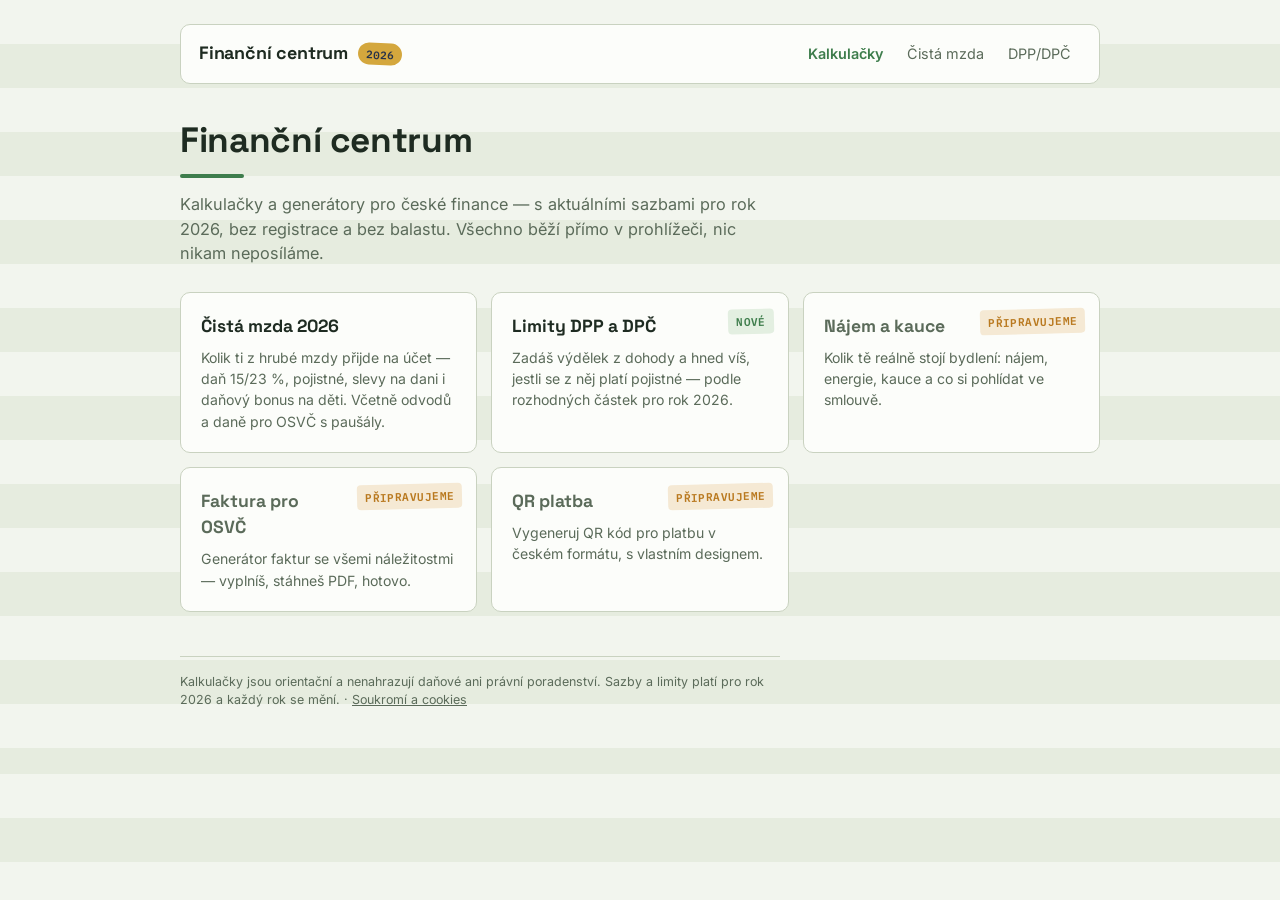
<file: index.html>
<!DOCTYPE html>
<html lang="cs">
<head>
<meta charset="UTF-8">
<meta name="viewport" content="width=device-width, initial-scale=1.0">
<title>Finanční centrum — kalkulačky čisté mzdy, OSVČ a DPP/DPČ pro rok 2026</title>
<meta name="description" content="Přehledné finanční kalkulačky pro Česko: čistá mzda 2026, odvody OSVČ, limity DPP a DPČ. Aktuální sazby, žádný balast.">
<link rel="canonical" href="https://fincentrum.me/">
<meta property="og:title" content="Finanční centrum — kalkulačky pro české finance">
<meta property="og:description" content="Čistá mzda 2026, odvody OSVČ, limity DPP/DPČ a další kalkulačky s aktuálními sazbami.">
<meta property="og:url" content="https://fincentrum.me/">
<link rel="icon" href="data:image/svg+xml,<svg xmlns='http://www.w3.org/2000/svg' viewBox='0 0 100 100'><text y='.9em' font-size='90'>🧮</text></svg>">
<link rel="preconnect" href="https://fonts.googleapis.com">
<link href="https://fonts.googleapis.com/css2?family=Space+Grotesk:wght@500;700&family=Inter:wght@400;500;600&family=IBM+Plex+Mono:wght@400;500;600&display=swap" rel="stylesheet">
<link rel="stylesheet" href="assets/css/base.css">
<!-- Cloudflare Web Analytics --><script type='module' src='https://static.cloudflareinsights.com/beacon.min.js' data-cf-beacon='{"token": "fc95a726338141eda32d25e4c55d83bd"}'></script><!-- End Cloudflare Web Analytics -->
</head>
<body>
<div class="app">

  <nav class="site-nav">
    <a class="brand" href="index.html">
      <span class="brand-name">Finanční centrum</span>
      <span class="brand-seal">2026</span>
    </a>
    <div class="site-nav-links">
      <a href="index.html" class="active">Kalkulačky</a>
      <a href="cista-mzda.html">Čistá mzda</a>
      <a href="dpp-dpc.html">DPP/DPČ</a>
    </div>
  </nav>

  <header class="masthead">
    <h1>Finanční centrum</h1>
    <p class="subtitle">Kalkulačky a generátory pro české finance — s aktuálními sazbami pro rok 2026, bez registrace a bez balastu. Všechno běží přímo v prohlížeči, nic nikam neposíláme.</p>
  </header>

  <div class="cards-grid">
    <a class="calc-card" href="cista-mzda.html">
      <h2>Čistá mzda 2026</h2>
      <p>Kolik ti z hrubé mzdy přijde na účet — daň 15/23 %, pojistné, slevy na dani i daňový bonus na děti. Včetně odvodů a daně pro OSVČ s paušály.</p>
    </a>
    <a class="calc-card" href="dpp-dpc.html">
      <span class="status-stamp status-ok">NOVÉ</span>
      <h2>Limity DPP a DPČ</h2>
      <p>Zadáš výdělek z dohody a hned víš, jestli se z něj platí pojistné — podle rozhodných částek pro rok 2026.</p>
    </a>
    <div class="calc-card soon">
      <span class="status-stamp status-warn">PŘIPRAVUJEME</span>
      <h2>Nájem a kauce</h2>
      <p>Kolik tě reálně stojí bydlení: nájem, energie, kauce a co si pohlídat ve smlouvě.</p>
    </div>
    <div class="calc-card soon">
      <span class="status-stamp status-warn">PŘIPRAVUJEME</span>
      <h2>Faktura pro OSVČ</h2>
      <p>Generátor faktur se všemi náležitostmi — vyplníš, stáhneš PDF, hotovo.</p>
    </div>
    <div class="calc-card soon">
      <span class="status-stamp status-warn">PŘIPRAVUJEME</span>
      <h2>QR platba</h2>
      <p>Vygeneruj QR kód pro platbu v českém formátu, s vlastním designem.</p>
    </div>
  </div>

  <footer class="disclaimer">
    Kalkulačky jsou orientační a nenahrazují daňové ani právní poradenství. Sazby a limity platí pro rok 2026 a každý rok se mění. · <a href="soukromi.html">Soukromí a cookies</a>
  </footer>

</div>
</body>
</html>
</file>
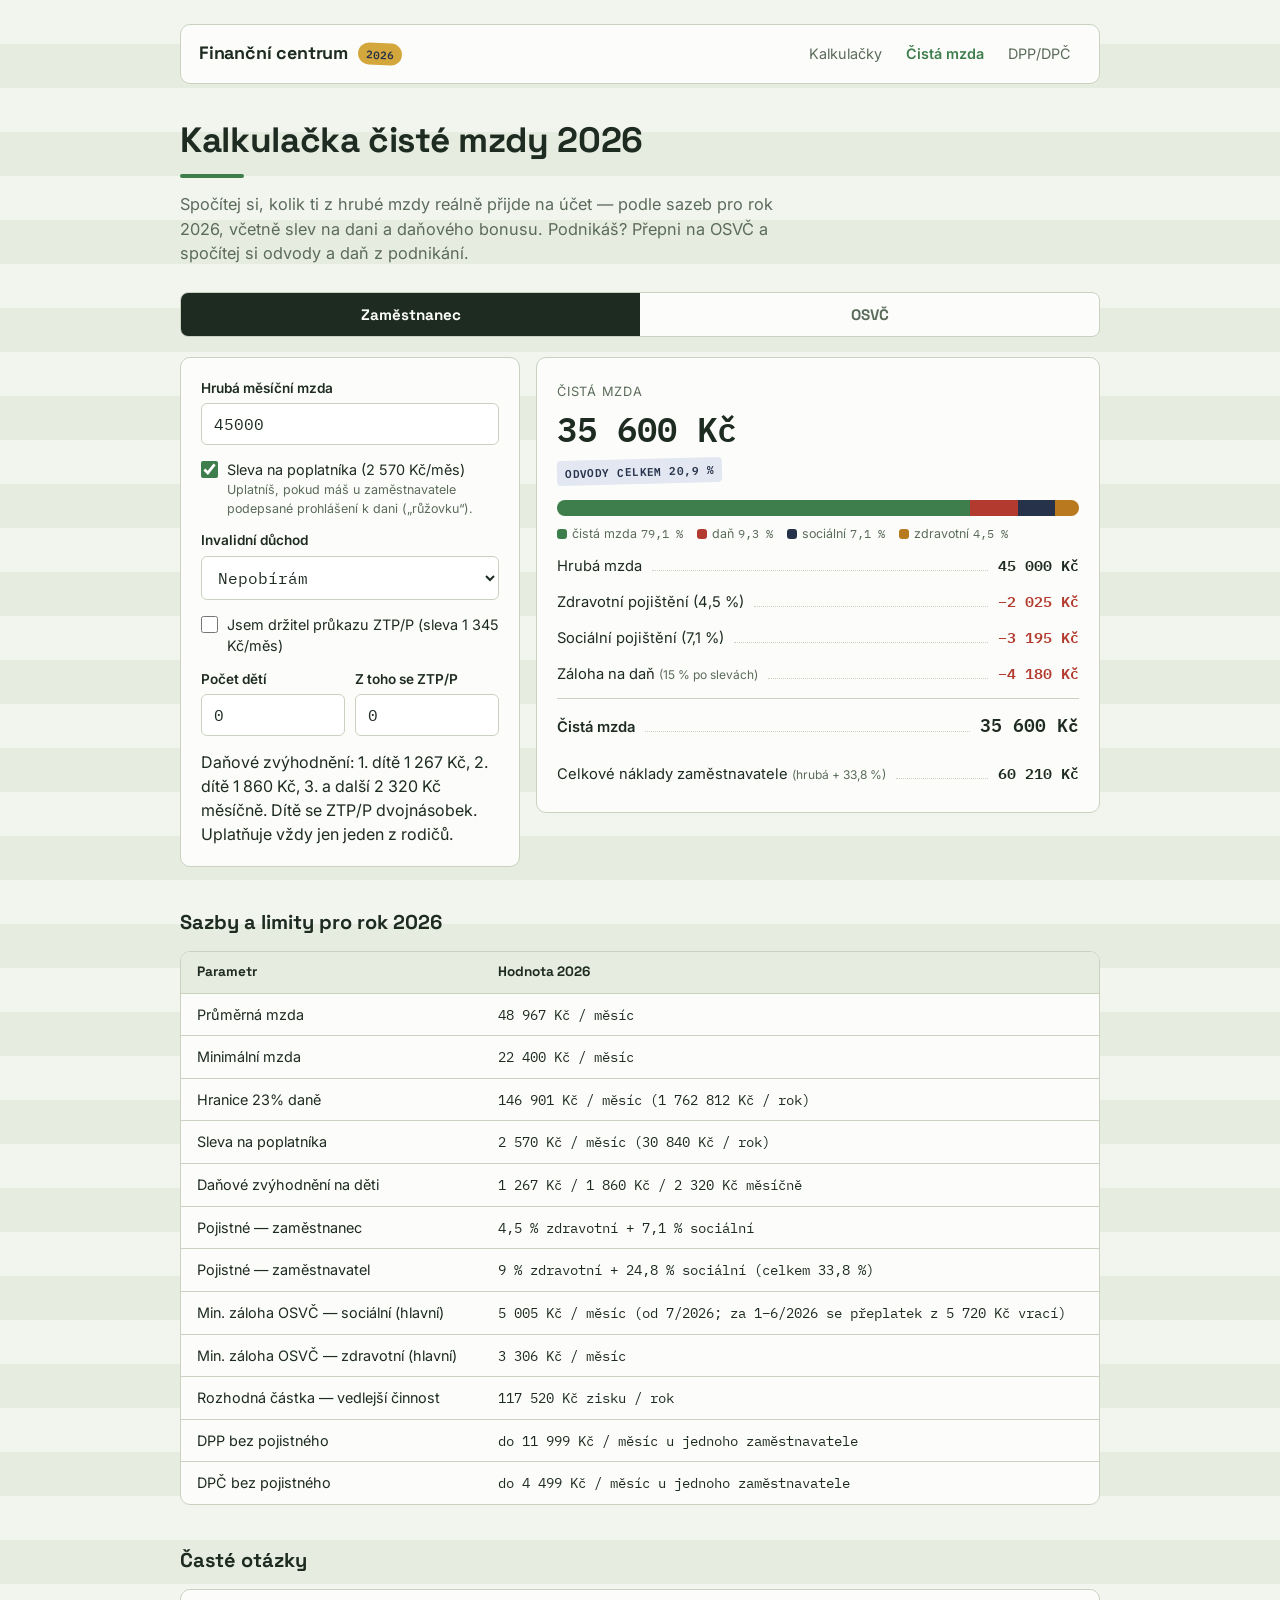
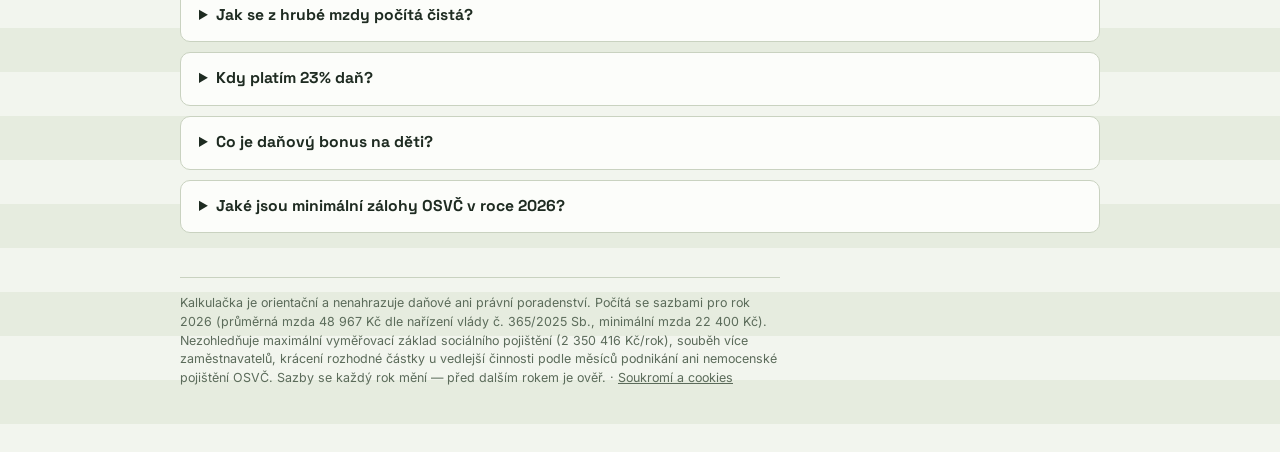
<file: cista-mzda.html>
<!DOCTYPE html>
<html lang="cs">
<head>
<meta charset="UTF-8">
<meta name="viewport" content="width=device-width, initial-scale=1.0">
<title>Kalkulačka čisté mzdy 2026 a odvodů OSVČ — Finanční centrum</title>
<meta name="description" content="Spočítej si čistou mzdu z hrubé pro rok 2026: daň 15/23 %, sociální a zdravotní pojištění, slevy na dani i daňový bonus na děti. Včetně odvodů a daně pro OSVČ s paušálními výdaji.">
<link rel="canonical" href="https://fincentrum.me/cista-mzda.html">
<meta property="og:title" content="Kalkulačka čisté mzdy 2026 a odvodů OSVČ">
<meta property="og:description" content="Hrubá → čistá mzda podle sazeb 2026, včetně slev na dani a odvodů OSVČ.">
<meta property="og:url" content="https://fincentrum.me/cista-mzda.html">
<link rel="icon" href="data:image/svg+xml,<svg xmlns='http://www.w3.org/2000/svg' viewBox='0 0 100 100'><text y='.9em' font-size='90'>🧮</text></svg>">
<link rel="preconnect" href="https://fonts.googleapis.com">
<link href="https://fonts.googleapis.com/css2?family=Space+Grotesk:wght@500;700&family=Inter:wght@400;500;600&family=IBM+Plex+Mono:wght@400;500;600&display=swap" rel="stylesheet">
<link rel="stylesheet" href="assets/css/base.css">
<script type="application/ld+json">
{
  "@context": "https://schema.org",
  "@type": "FAQPage",
  "mainEntity": [
    {
      "@type": "Question",
      "name": "Jak se v roce 2026 počítá čistá mzda z hrubé?",
      "acceptedAnswer": { "@type": "Answer", "text": "Z hrubé mzdy se odečte zdravotní pojištění 4,5 % a sociální pojištění 7,1 %. Záloha na daň je 15 % ze základu zaokrouhleného na stovky nahoru (23 % z části nad trojnásobek průměrné mzdy), snížená o slevy na dani — základní sleva na poplatníka je 2 570 Kč měsíčně." }
    },
    {
      "@type": "Question",
      "name": "Od jaké mzdy se v roce 2026 platí 23% daň?",
      "acceptedAnswer": { "@type": "Answer", "text": "Sazba 23 % se v roce 2026 platí z části základu daně nad 146 901 Kč měsíčně (36násobek průměrné mzdy ročně, tj. 1 762 812 Kč). Do této hranice platí sazba 15 %." }
    },
    {
      "@type": "Question",
      "name": "Co je daňový bonus na děti?",
      "acceptedAnswer": { "@type": "Answer", "text": "Pokud je daňové zvýhodnění na děti vyšší než vypočtená daň, rozdíl vám stát vyplatí jako daňový bonus. Podmínkou je měsíční příjem alespoň ve výši poloviny minimální mzdy." }
    },
    {
      "@type": "Question",
      "name": "Jaké jsou minimální zálohy OSVČ v roce 2026?",
      "acceptedAnswer": { "@type": "Answer", "text": "Minimální záloha na zdravotní pojištění je 3 306 Kč měsíčně. U sociálního pojištění novela zpětně snížila minimální vyměřovací základ ze 40 % na 35 % průměrné mzdy: od července 2026 je minimální záloha 5 005 Kč (do června se platilo 5 720 Kč a rozdíl se vrací jako přeplatek)." }
    }
  ]
}
</script>
<!-- Cloudflare Web Analytics --><script type='module' src='https://static.cloudflareinsights.com/beacon.min.js' data-cf-beacon='{"token": "fc95a726338141eda32d25e4c55d83bd"}'></script><!-- End Cloudflare Web Analytics -->
</head>
<body>
<div class="app">

  <nav class="site-nav">
    <a class="brand" href="index.html">
      <span class="brand-name">Finanční centrum</span>
      <span class="brand-seal">2026</span>
    </a>
    <div class="site-nav-links">
      <a href="index.html">Kalkulačky</a>
      <a href="cista-mzda.html" class="active">Čistá mzda</a>
      <a href="dpp-dpc.html">DPP/DPČ</a>
    </div>
  </nav>

  <header class="masthead">
    <h1>Kalkulačka čisté mzdy 2026</h1>
    <p class="subtitle">Spočítej si, kolik ti z hrubé mzdy reálně přijde na účet — podle sazeb pro rok 2026, včetně slev na dani a daňového bonusu. Podnikáš? Přepni na OSVČ a spočítej si odvody a daň z podnikání.</p>
  </header>

  <div class="tabs" role="tablist" aria-label="Typ výpočtu">
    <button id="tabZam" role="tab" aria-selected="true" aria-controls="panelZam">Zaměstnanec</button>
    <button id="tabOsvc" role="tab" aria-selected="false" aria-controls="panelOsvc">OSVČ</button>
  </div>

  <!-- ================= ZAMĚSTNANEC ================= -->
  <section id="panelZam" role="tabpanel" aria-labelledby="tabZam">
    <div class="calc-layout">
      <form class="panel" id="formZam">
        <div class="field">
          <label for="zamHruba">Hrubá měsíční mzda</label>
          <input type="number" id="zamHruba" min="0" step="500" value="45000" inputmode="numeric">
        </div>
        <label class="check">
          <input type="checkbox" id="zamPoplatnik" checked>
          <span>Sleva na poplatníka (2 570 Kč/měs)
            <span class="hint">Uplatníš, pokud máš u zaměstnavatele podepsané prohlášení k dani („růžovku“).</span>
          </span>
        </label>
        <div class="field">
          <label for="zamInvalidita">Invalidní důchod</label>
          <select id="zamInvalidita">
            <option value="ne" selected>Nepobírám</option>
            <option value="12">1. nebo 2. stupně (sleva 210 Kč/měs)</option>
            <option value="3">3. stupně (sleva 420 Kč/měs)</option>
          </select>
        </div>
        <label class="check">
          <input type="checkbox" id="zamZtpp">
          <span>Jsem držitel průkazu ZTP/P (sleva 1 345 Kč/měs)</span>
        </label>
        <div class="field-row">
          <div class="field">
            <label for="zamDeti">Počet dětí</label>
            <input type="number" id="zamDeti" min="0" max="10" step="1" value="0" inputmode="numeric">
          </div>
          <div class="field">
            <label for="zamDetiZtpp">Z toho se ZTP/P</label>
            <input type="number" id="zamDetiZtpp" min="0" max="10" step="1" value="0" inputmode="numeric">
          </div>
        </div>
        <p class="hint" style="margin:0;">Daňové zvýhodnění: 1. dítě 1 267 Kč, 2. dítě 1 860 Kč, 3. a další 2 320 Kč měsíčně. Dítě se ZTP/P dvojnásobek. Uplatňuje vždy jen jeden z rodičů.</p>
      </form>

      <div class="panel">
        <span class="result-label">Čistá mzda</span>
        <div class="result-value" id="zamCista">—</div>
        <span class="status-stamp status-navy" id="zamStamp">ODVODY CELKEM — %</span>

        <div class="split-bar" aria-hidden="true">
          <span class="seg-net" id="barNet"></span>
          <span class="seg-dan" id="barDan"></span>
          <span class="seg-soc" id="barSoc"></span>
          <span class="seg-zdr" id="barZdr"></span>
        </div>
        <div class="legend">
          <span><i class="seg-net"></i>čistá mzda <span class="num" id="legNet">—</span></span>
          <span><i class="seg-dan"></i>daň <span class="num" id="legDan">—</span></span>
          <span><i class="seg-soc"></i>sociální <span class="num" id="legSoc">—</span></span>
          <span><i class="seg-zdr"></i>zdravotní <span class="num" id="legZdr">—</span></span>
        </div>

        <div class="rrow"><span class="lbl">Hrubá mzda</span><span class="leader"></span><span class="amt" id="rHruba">—</span></div>
        <div class="rrow"><span class="lbl">Zdravotní pojištění (4,5 %)</span><span class="leader"></span><span class="amt minus" id="rZdravotni">—</span></div>
        <div class="rrow"><span class="lbl">Sociální pojištění (7,1 %)</span><span class="leader"></span><span class="amt minus" id="rSocialni">—</span></div>
        <div class="rrow"><span class="lbl">Záloha na daň <span class="poznamka" id="rDanPoznamka"></span></span><span class="leader"></span><span class="amt minus" id="rDan">—</span></div>
        <div class="rrow" id="rBonusRow" hidden><span class="lbl">Daňový bonus na děti</span><span class="leader"></span><span class="amt plus" id="rBonus">—</span></div>
        <div class="rrow total"><span class="lbl">Čistá mzda</span><span class="leader"></span><span class="amt" id="rCista">—</span></div>

        <div class="rrow" style="margin-top:10px;"><span class="lbl">Celkové náklady zaměstnavatele <span class="poznamka">(hrubá + 33,8 %)</span></span><span class="leader"></span><span class="amt" id="rZamestnavatel">—</span></div>
      </div>
    </div>
  </section>

  <!-- ================= OSVČ ================= -->
  <section id="panelOsvc" role="tabpanel" aria-labelledby="tabOsvc" hidden>
    <div class="calc-layout">
      <form class="panel" id="formOsvc">
        <div class="field">
          <label for="osvcPrijmy">Roční příjmy (fakturace)</label>
          <input type="number" id="osvcPrijmy" min="0" step="10000" value="960000" inputmode="numeric">
        </div>
        <div class="field">
          <label for="osvcVydajeRezim">Výdaje</label>
          <select id="osvcVydajeRezim">
            <option value="p60" selected>Paušál 60 % — ostatní živnosti</option>
            <option value="p80">Paušál 80 % — řemesla a zemědělství</option>
            <option value="p40">Paušál 40 % — svobodná povolání, autoři</option>
            <option value="p30">Paušál 30 % — nájem majetku</option>
            <option value="skutecne">Skutečné výdaje</option>
          </select>
        </div>
        <div class="field" id="osvcVydajeSkutecneField" hidden>
          <label for="osvcVydajeSkutecne">Skutečné roční výdaje</label>
          <input type="number" id="osvcVydajeSkutecne" min="0" step="10000" value="0" inputmode="numeric">
        </div>
        <div class="field">
          <label for="osvcCinnost">Typ činnosti</label>
          <select id="osvcCinnost">
            <option value="hlavni" selected>Hlavní činnost</option>
            <option value="vedlejsi">Vedlejší činnost (při zaměstnání, studiu…)</option>
          </select>
        </div>
        <label class="check">
          <input type="checkbox" id="osvcPoplatnik" checked>
          <span>Sleva na poplatníka (30 840 Kč/rok)</span>
        </label>
        <div class="field">
          <label for="osvcDeti">Počet dětí</label>
          <input type="number" id="osvcDeti" min="0" max="10" step="1" value="0" inputmode="numeric">
        </div>
      </form>

      <div class="panel">
        <span class="result-label">Zbyde ti ročně</span>
        <div class="result-value" id="osvcZbyde">—</div>
        <div class="result-sub" id="osvcZbydeMesic">—</div>
        <span class="status-stamp status-navy" id="osvcStamp">DAŇ A ODVODY — % ZE ZISKU</span>

        <div class="rrow" style="margin-top:14px;"><span class="lbl">Roční příjmy</span><span class="leader"></span><span class="amt" id="oPrijmy">—</span></div>
        <div class="rrow"><span class="lbl">Výdaje <span class="poznamka" id="oVydajePoznamka"></span></span><span class="leader"></span><span class="amt" id="oVydaje">—</span></div>
        <div class="rrow"><span class="lbl">Zisk (základ daně)</span><span class="leader"></span><span class="amt" id="oZisk">—</span></div>
        <div class="rrow"><span class="lbl">Daň z příjmu po slevách</span><span class="leader"></span><span class="amt minus" id="oDan">—</span></div>
        <div class="rrow" id="oBonusRow" hidden><span class="lbl">Daňový bonus na děti</span><span class="leader"></span><span class="amt plus" id="oBonus">—</span></div>
        <div class="rrow"><span class="lbl">Sociální pojištění <span class="poznamka" id="oSocPoznamka"></span></span><span class="leader"></span><span class="amt minus" id="oSocialni">—</span></div>
        <div class="rrow"><span class="lbl">Zdravotní pojištění <span class="poznamka" id="oZdrPoznamka"></span></span><span class="leader"></span><span class="amt minus" id="oZdravotni">—</span></div>
        <div class="rrow total"><span class="lbl" id="oZbydeLbl">Zbyde ti ročně</span><span class="leader"></span><span class="amt" id="oZbyde">—</span></div>

        <div class="rrow" style="margin-top:10px;"><span class="lbl">Orientační měsíční zálohy <span class="poznamka">(sociální + zdravotní)</span></span><span class="leader"></span><span class="amt" id="oZalohy">—</span></div>

        <div class="note note-info" id="oPausalNote">U paušálních výdajů jsou výdaje jen daňová fikce — reálné náklady podnikání si od výsledku odečti sám. Zvaž taky <strong>paušální daň</strong>: jedna platba měsíčně místo daně a obou pojistných (pro příjmy do 2 mil. Kč).</div>
        <div class="note" id="oMinNote" hidden></div>
      </div>
    </div>
  </section>

  <!-- ================= SAZBY ================= -->
  <h2 class="section-title" id="sazby">Sazby a limity pro rok 2026</h2>
  <div class="table-wrap">
    <table class="rates-table">
      <thead><tr><th>Parametr</th><th>Hodnota 2026</th></tr></thead>
      <tbody id="ratesBody"></tbody>
    </table>
  </div>

  <!-- ================= FAQ ================= -->
  <h2 class="section-title">Časté otázky</h2>
  <details>
    <summary>Jak se z hrubé mzdy počítá čistá?</summary>
    <p>Z hrubé mzdy zaplatíš zdravotní pojištění 4,5 % a sociální pojištění 7,1 %. Vedle toho se počítá záloha na daň: 15 % ze základu (hrubé mzdy zaokrouhlené na stovky nahoru), z části nad <span data-fill="hranice23Mesic"></span> měsíčně pak 23 %. Od zálohy se odečtou slevy na dani — základní sleva na poplatníka je 2 570 Kč měsíčně. Co zbyde po odečtení pojistného a daně, je čistá mzda.</p>
  </details>
  <details>
    <summary>Kdy platím 23% daň?</summary>
    <p>Vyšší sazba se týká jen části základu daně nad trojnásobek průměrné mzdy — v roce 2026 nad <span data-fill="hranice23Mesic"></span> měsíčně (ročně <span data-fill="hranice23Rok"></span>). Všechno pod hranicí se daní 15 %, takže překročení hranice ti nezdraží celou výplatu, jen tu část navíc.</p>
  </details>
  <details>
    <summary>Co je daňový bonus na děti?</summary>
    <p>Když je daňové zvýhodnění na děti vyšší než vypočtená daň, stát ti rozdíl doplatí — to je daňový bonus. Podmínkou u zaměstnance je příjem alespoň ve výši poloviny minimální mzdy (<span data-fill="pulMinimalky"></span> měsíčně v roce 2026), u OSVČ roční příjem alespoň šestinásobek minimální mzdy.</p>
  </details>
  <details>
    <summary>Jaké jsou minimální zálohy OSVČ v roce 2026?</summary>
    <p>Zdravotní pojištění minimálně <span data-fill="osvcMinZalohaZdr"></span> měsíčně. U sociálního pojištění došlo v roce 2026 ke zpětné změně: novela snížila minimální vyměřovací základ ze 40 % na 35 % průměrné mzdy, takže minimální záloha od července 2026 činí <span data-fill="osvcMinZalohaSoc"></span> (do června se platilo 5 720 Kč a rozdíl ČSSZ vrací jako přeplatek). U vedlejší činnosti se do ročního zisku <span data-fill="osvcRozhodnaCastka"></span> sociální pojištění neplatí vůbec.</p>
  </details>

  <footer class="disclaimer">
    Kalkulačka je orientační a nenahrazuje daňové ani právní poradenství. Počítá se sazbami pro rok 2026 (průměrná mzda 48 967 Kč dle nařízení vlády č. 365/2025 Sb., minimální mzda 22 400 Kč). Nezohledňuje maximální vyměřovací základ sociálního pojištění (<span data-fill="maxVzSocRok"></span>/rok), souběh více zaměstnavatelů, krácení rozhodné částky u vedlejší činnosti podle měsíců podnikání ani nemocenské pojištění OSVČ. Sazby se každý rok mění — před dalším rokem je ověř. · <a href="soukromi.html">Soukromí a cookies</a>
  </footer>

</div>

<script src="assets/js/sazby.js"></script>
<script>
  const S = SAZBY;
  const $ = id => document.getElementById(id);
  const num = el => { const v = parseFloat(el.value); return isFinite(v) && v > 0 ? v : 0; };
  // zaokrouhlení na koruny nahoru — přes haléře, ať šum plovoucí čárky nepřidá korunu navíc
  const nahoru = x => Math.ceil(Math.round(x * 100) / 100);

  /* ---------- společné výpočty ---------- */

  function danZeZakladu(zaklad, hranice){
    if (zaklad <= hranice) return zaklad * S.dan.sazbaZakladni;
    return hranice * S.dan.sazbaZakladni + (zaklad - hranice) * S.dan.sazbaVyssi;
  }

  // Zvýhodnění na děti; ZTP/P dvojnásobek uplatníme na nejvyšší částky (výhodnější pořadí)
  function zvyhodneniNaDeti(pocet, pocetZtpp, mesicne){
    const zakladni = [S.deti.prvni, S.deti.druhe, S.deti.tretiADalsi];
    const castky = [];
    for (let i = 0; i < pocet; i++) castky.push(zakladni[Math.min(i, 2)]);
    castky.sort((a, b) => b - a);
    let soucet = 0;
    castky.forEach((c, i) => { soucet += i < pocetZtpp ? c * 2 : c; });
    return mesicne ? soucet : soucet * 12;
  }

  /* ---------- zaměstnanec ---------- */

  function spocitejZamestnance(){
    const hruba = num($('zamHruba'));
    const zdravotni = nahoru(hruba * S.zamestnanec.zdravotni);
    const socialni = nahoru(hruba * S.zamestnanec.socialni);

    const zaklad = Math.ceil(hruba / 100) * 100;
    const zaloha = nahoru(danZeZakladu(zaklad, S.hranice23Mesic));

    let slevy = 0;
    if ($('zamPoplatnik').checked) slevy += S.slevy.poplatnik;
    const inv = $('zamInvalidita').value;
    if (inv === '12') slevy += S.slevy.invalidita12;
    if (inv === '3') slevy += S.slevy.invalidita3;
    if ($('zamZtpp').checked) slevy += S.slevy.ztpp;

    const deti = Math.min(10, Math.max(0, Math.round(num($('zamDeti')))));
    const detiZtpp = Math.min(deti, Math.max(0, Math.round(num($('zamDetiZtpp')))));
    const zvyhodneni = zvyhodneniNaDeti(deti, detiZtpp, true);

    let dan = Math.max(0, zaloha - slevy) - zvyhodneni;
    let bonus = 0;
    if (dan < 0){
      if (hruba >= S.minimalniMzda / 2) bonus = -dan; // nárok na bonus jen od poloviny minimální mzdy
      dan = 0;
    }

    const cista = hruba - zdravotni - socialni - dan + bonus;
    const zamestnavatel = hruba + nahoru(hruba * S.zamestnavatel.zdravotni) + nahoru(hruba * S.zamestnavatel.socialni);

    $('zamCista').textContent = hruba ? formatKc(cista) : '—';
    $('rHruba').textContent = formatKc(hruba);
    $('rZdravotni').textContent = '−' + formatKc(zdravotni);
    $('rSocialni').textContent = '−' + formatKc(socialni);
    $('rDan').textContent = '−' + formatKc(dan);
    $('rDanPoznamka').textContent = zaklad > S.hranice23Mesic ? '(15 % + 23 % nad hranicí, po slevách)' : '(15 % po slevách)';
    $('rBonusRow').hidden = bonus <= 0;
    $('rBonus').textContent = '+' + formatKc(bonus);
    $('rCista').textContent = formatKc(cista);
    $('rZamestnavatel').textContent = formatKc(zamestnavatel);

    const stamp = $('zamStamp');
    if (hruba > 0){
      const odvody = (hruba - cista) / hruba;
      stamp.textContent = odvody < 0
        ? 'BONUS PŘEVYŠUJE ODVODY'
        : 'ODVODY CELKEM ' + formatProc(odvody);
    } else {
      stamp.textContent = 'ODVODY CELKEM — %';
    }

    // skládaný pruh: součet segmentů = hrubá + bonus, ať je vždy 100 %
    const celkem = zdravotni + socialni + dan + Math.max(0, cista);
    const seg = (castka) => celkem > 0 ? (100 * castka / celkem) + '%' : '0%';
    $('barNet').style.width = seg(Math.max(0, cista));
    $('barDan').style.width = seg(dan);
    $('barSoc').style.width = seg(socialni);
    $('barZdr').style.width = seg(zdravotni);
    const legPct = (castka) => hruba > 0 ? formatProc(castka / hruba) : '—';
    $('legNet').textContent = legPct(cista);
    $('legDan').textContent = legPct(dan);
    $('legSoc').textContent = legPct(socialni);
    $('legZdr').textContent = legPct(zdravotni);
  }

  /* ---------- OSVČ ---------- */

  function spocitejOsvc(){
    const prijmy = num($('osvcPrijmy'));
    const rezim = $('osvcVydajeRezim').value;
    const skutecne = rezim === 'skutecne';
    $('osvcVydajeSkutecneField').hidden = !skutecne;
    $('oPausalNote').hidden = skutecne;

    let vydaje, vydajePoznamka;
    if (skutecne){
      vydaje = Math.min(num($('osvcVydajeSkutecne')), prijmy);
      vydajePoznamka = '(skutečné)';
    } else {
      const p = S.pausaly[rezim];
      vydaje = Math.min(prijmy * p.sazba, p.strop);
      vydajePoznamka = `(paušál ${Math.round(p.sazba * 100)} %${vydaje === p.strop ? ', dosažen strop' : ''})`;
    }
    const zisk = Math.max(0, prijmy - vydaje);
    const vedlejsi = $('osvcCinnost').value === 'vedlejsi';

    // daň z příjmů
    const zakladDane = Math.floor(zisk / 100) * 100;
    const zaloha = danZeZakladu(zakladDane, S.hranice23Rok);
    const slevy = ($('osvcPoplatnik').checked ? S.slevy.poplatnik * 12 : 0);
    const deti = Math.min(10, Math.max(0, Math.round(num($('osvcDeti')))));
    const zvyhodneni = zvyhodneniNaDeti(deti, 0, false);
    let dan = Math.max(0, zaloha - slevy) - zvyhodneni;
    let bonus = 0;
    if (dan < 0){
      if (prijmy >= 6 * S.minimalniMzda) bonus = -dan; // roční příjem aspoň 6× minimální mzdy
      dan = 0;
    }

    // sociální pojištění
    let socialni = 0, socPoznamka = '', minPouzito = false;
    let vzSoc = zisk * S.osvc.socialniZakladZisku;
    if (vedlejsi && zisk < S.osvcRozhodnaCastka){
      socPoznamka = '(pod rozhodnou částkou — neplatí se)';
    } else {
      const minVz = 12 * (vedlejsi ? S.osvcMinVzSocVedl : S.osvcMinVzSocMesic);
      if (vzSoc < minVz){ vzSoc = minVz; socPoznamka = '(minimální vyměřovací základ)'; minPouzito = true; }
      vzSoc = Math.min(vzSoc, S.maxVzSocRok);
      socialni = nahoru(vzSoc * S.osvc.socialniSazba);
    }

    // zdravotní pojištění
    let vzZdr = zisk * S.osvc.zdravotniZakladZisku, zdrPoznamka = '';
    if (!vedlejsi){
      const minVz = 12 * S.osvcMinVzZdrMesic;
      if (vzZdr < minVz){ vzZdr = minVz; zdrPoznamka = '(minimální vyměřovací základ)'; minPouzito = true; }
    } else {
      zdrPoznamka = '(ze skutečného zisku, bez minima)';
    }
    const zdravotni = nahoru(vzZdr * S.osvc.zdravotniSazba);

    const zbyde = prijmy - (skutecne ? vydaje : 0) - dan - socialni - zdravotni + bonus;

    $('osvcZbyde').textContent = prijmy ? formatKc(zbyde) : '—';
    $('osvcZbydeMesic').textContent = prijmy ? '≈ ' + formatKc(Math.round(zbyde / 12)) + ' měsíčně' : '—';
    $('oPrijmy').textContent = formatKc(prijmy);
    $('oVydaje').textContent = (skutecne ? '−' : '') + formatKc(vydaje);
    $('oVydajePoznamka').textContent = vydajePoznamka;
    $('oZisk').textContent = formatKc(zisk);
    $('oDan').textContent = '−' + formatKc(dan);
    $('oBonusRow').hidden = bonus <= 0;
    $('oBonus').textContent = '+' + formatKc(bonus);
    $('oSocialni').textContent = '−' + formatKc(socialni);
    $('oSocPoznamka').textContent = socPoznamka;
    $('oZdravotni').textContent = '−' + formatKc(zdravotni);
    $('oZdrPoznamka').textContent = zdrPoznamka;
    $('oZbydeLbl').textContent = skutecne ? 'Zbyde ti ročně' : 'Zbyde ti ročně (před skutečnými náklady)';
    $('oZbyde').textContent = formatKc(zbyde);
    $('oZalohy').textContent = socialni || zdravotni
      ? formatKc(nahoru(socialni / 12)) + ' + ' + formatKc(nahoru(zdravotni / 12))
      : '—';

    const zatizeni = zisk > 0 ? (dan - bonus + socialni + zdravotni) / zisk : 0;
    $('osvcStamp').textContent = zisk > 0 ? 'DAŇ A ODVODY ' + formatProc(zatizeni) + ' ZE ZISKU' : 'DAŇ A ODVODY — % ZE ZISKU';

    const minNote = $('oMinNote');
    minNote.hidden = !minPouzito;
    minNote.textContent = 'Zisk je pod minimem, takže pojistné počítáme z minimálního vyměřovacího základu — platí se i při nízkém nebo nulovém zisku (u hlavní činnosti).';
  }

  /* ---------- záložky ---------- */

  function prepniTab(osvc){
    $('tabZam').setAttribute('aria-selected', String(!osvc));
    $('tabOsvc').setAttribute('aria-selected', String(osvc));
    $('panelZam').hidden = osvc;
    $('panelOsvc').hidden = !osvc;
    history.replaceState(null, '', osvc ? '#osvc' : location.pathname.split('/').pop() || 'cista-mzda.html');
  }
  $('tabZam').addEventListener('click', () => prepniTab(false));
  $('tabOsvc').addEventListener('click', () => prepniTab(true));
  if (location.hash === '#osvc') prepniTab(true);

  /* ---------- tabulka sazeb a doplnění čísel v textech ---------- */

  function radek(nazev, hodnota){
    return `<tr><td>${nazev}</td><td class="num">${hodnota}</td></tr>`;
  }
  document.getElementById('ratesBody').innerHTML = [
    radek('Průměrná mzda', formatKc(S.prumernaMzda) + ' / měsíc'),
    radek('Minimální mzda', formatKc(S.minimalniMzda) + ' / měsíc'),
    radek('Hranice 23% daně', formatKc(S.hranice23Mesic) + ' / měsíc (' + formatKc(S.hranice23Rok) + ' / rok)'),
    radek('Sleva na poplatníka', formatKc(S.slevy.poplatnik) + ' / měsíc (' + formatKc(S.slevy.poplatnik * 12) + ' / rok)'),
    radek('Daňové zvýhodnění na děti', formatKc(S.deti.prvni) + ' / ' + formatKc(S.deti.druhe) + ' / ' + formatKc(S.deti.tretiADalsi) + ' měsíčně'),
    radek('Pojistné — zaměstnanec', '4,5 % zdravotní + 7,1 % sociální'),
    radek('Pojistné — zaměstnavatel', '9 % zdravotní + 24,8 % sociální (celkem 33,8 %)'),
    radek('Min. záloha OSVČ — sociální (hlavní)', formatKc(S.osvcMinZalohaSoc) + ' / měsíc (od 7/2026; za 1–6/2026 se přeplatek z 5 720 Kč vrací)'),
    radek('Min. záloha OSVČ — zdravotní (hlavní)', formatKc(S.osvcMinZalohaZdr) + ' / měsíc'),
    radek('Rozhodná částka — vedlejší činnost', formatKc(S.osvcRozhodnaCastka) + ' zisku / rok'),
    radek('DPP bez pojistného', 'do ' + formatKc(S.dohody.DPP.odKdyPojistne - 1) + ' / měsíc u jednoho zaměstnavatele'),
    radek('DPČ bez pojistného', 'do ' + formatKc(S.dohody.DPC.odKdyPojistne - 1) + ' / měsíc u jednoho zaměstnavatele'),
  ].join('');

  const vyplne = {
    hranice23Mesic: formatKc(S.hranice23Mesic),
    hranice23Rok: formatKc(S.hranice23Rok),
    pulMinimalky: formatKc(S.minimalniMzda / 2),
    osvcMinZalohaSoc: formatKc(S.osvcMinZalohaSoc),
    osvcMinZalohaZdr: formatKc(S.osvcMinZalohaZdr),
    osvcRozhodnaCastka: formatKc(S.osvcRozhodnaCastka),
    maxVzSocRok: formatKc(S.maxVzSocRok),
  };
  document.querySelectorAll('[data-fill]').forEach(el => { el.textContent = vyplne[el.dataset.fill] || '?'; });

  /* ---------- živý přepočet ---------- */

  ['formZam', 'formOsvc'].forEach(id => {
    $(id).addEventListener('input', () => { spocitejZamestnance(); spocitejOsvc(); });
    $(id).addEventListener('submit', e => e.preventDefault());
  });
  spocitejZamestnance();
  spocitejOsvc();
</script>
</body>
</html>
</file>
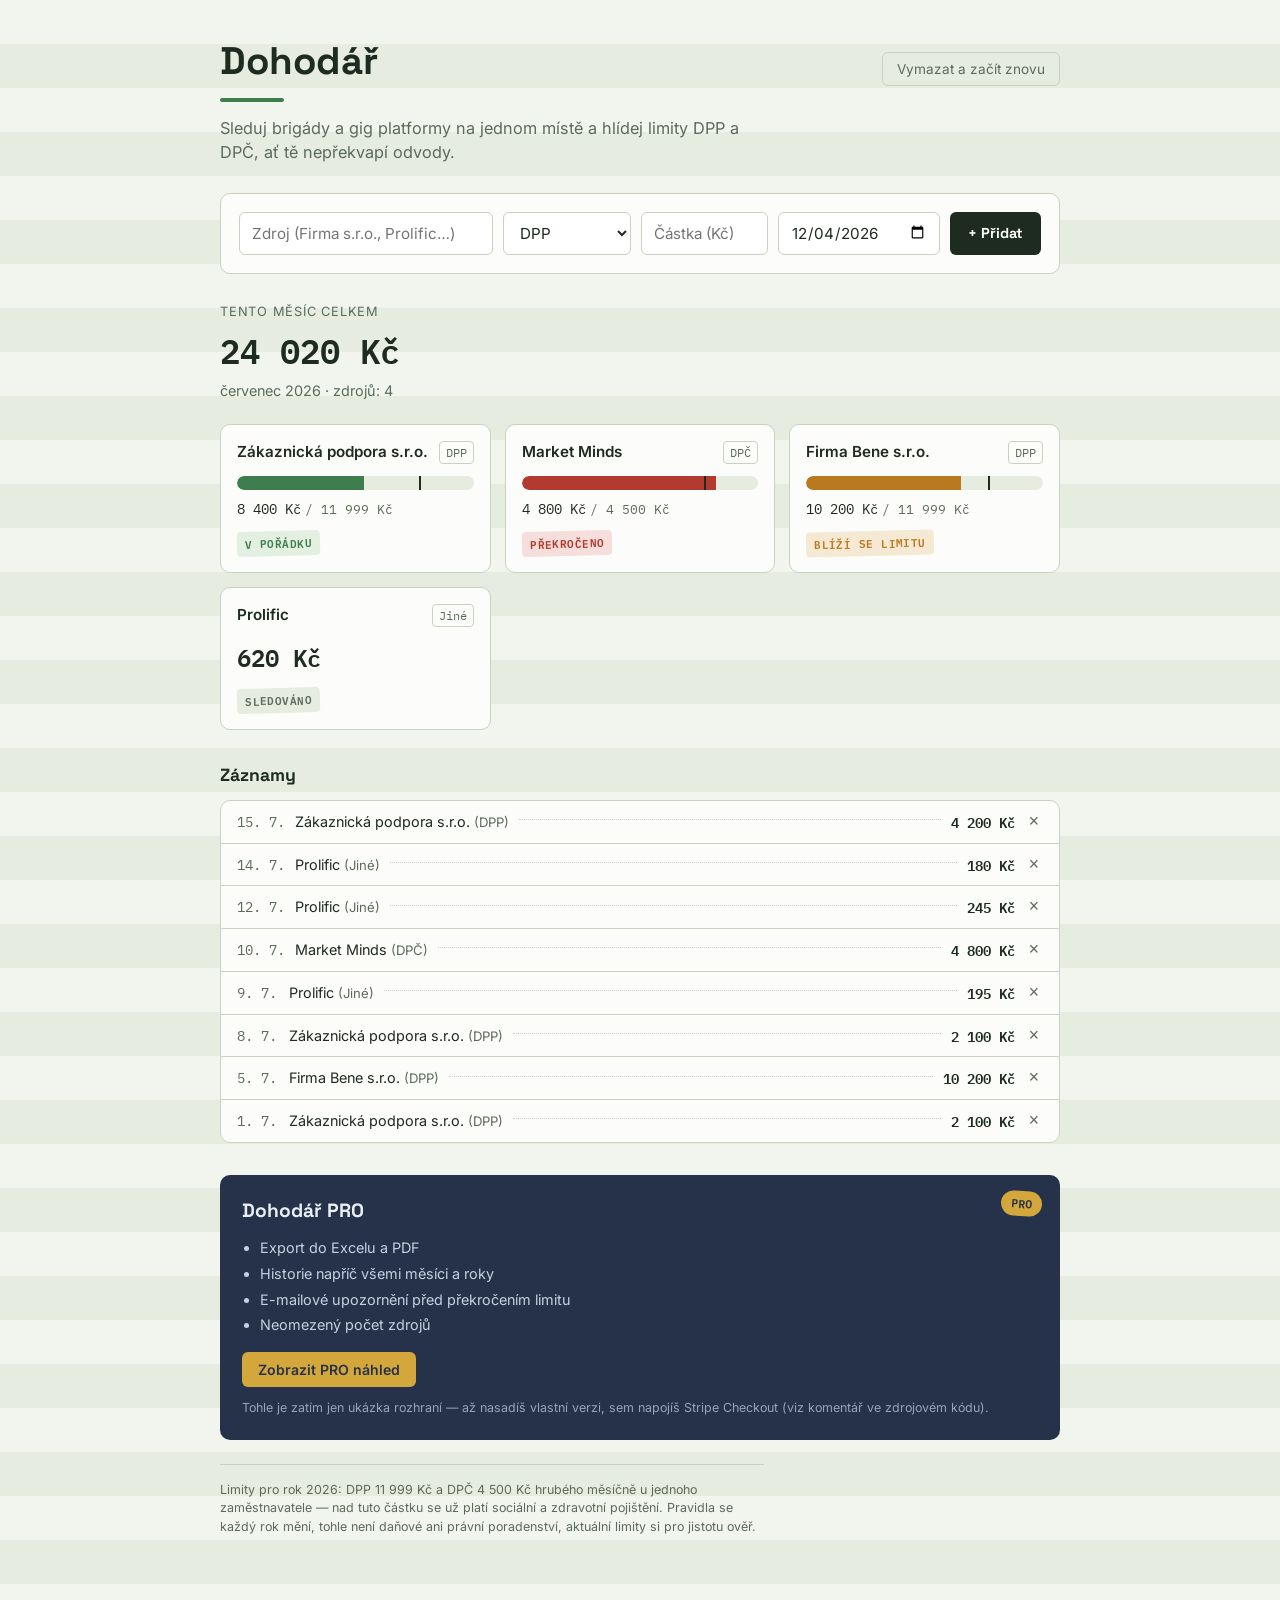
<file: dohodar.html>
<!DOCTYPE html>
<html lang="cs">
<head>
<meta charset="UTF-8">
<meta name="viewport" content="width=device-width, initial-scale=1.0">
<title>Dohodář — sleduj brigády a limity DPP/DPČ</title>
<meta name="description" content="Sleduj příjmy z brigád a gig platforem na jednom místě a hlídej limity DPP a DPČ, ať tě nepřekvapí odvody.">
<link rel="preconnect" href="https://fonts.googleapis.com">
<link href="https://fonts.googleapis.com/css2?family=Space+Grotesk:wght@500;700&family=Inter:wght@400;500;600&family=IBM+Plex+Mono:wght@400;500;600&display=swap" rel="stylesheet">
<style>
  :root{
    --paper:#F2F5EE; --stripe:#E6ECDF; --surface:#FCFDFA; --border:#C9D2C0;
    --ink:#1E2B21; --ink-muted:#5B6B5A;
    --ok:#3E7D4C; --ok-bg:#E3EFE1;
    --warn:#B9791F; --warn-bg:#F5E9D4;
    --danger:#B23A2E; --danger-bg:#F5DEDB;
    --pro-navy:#26324A; --seal-gold:#D4A73D;
    --font-display:'Space Grotesk',sans-serif;
    --font-body:'Inter',sans-serif;
    --font-mono:'IBM Plex Mono',monospace;
  }
  *{box-sizing:border-box;}
  body{
    margin:0; font-family:var(--font-body); color:var(--ink);
    background:repeating-linear-gradient(to bottom, var(--paper) 0px, var(--paper) 44px, var(--stripe) 44px, var(--stripe) 88px);
    line-height:1.5;
  }
  .app{max-width:880px;margin:0 auto;padding:32px 20px 64px;}

  .masthead{margin-bottom:28px;}
  .masthead-top{display:flex;align-items:baseline;justify-content:space-between;gap:16px;flex-wrap:wrap;}
  .masthead h1{font-family:var(--font-display);font-size:2.4rem;font-weight:700;margin:0;letter-spacing:-0.01em;}
  .masthead h1::after{content:'';display:block;width:64px;height:4px;background:var(--ok);margin-top:8px;border-radius:2px;}
  .subtitle{color:var(--ink-muted);font-size:1.02rem;margin:14px 0 0;max-width:52ch;}
  .reset-btn{background:none;border:1px solid var(--border);color:var(--ink-muted);font-family:var(--font-body);font-size:0.85rem;padding:8px 14px;border-radius:6px;cursor:pointer;white-space:nowrap;}
  .reset-btn:hover{border-color:var(--ink-muted);color:var(--ink);}

  .add-form-section{background:var(--surface);border:1px solid var(--border);border-radius:10px;padding:18px;margin-bottom:24px;}
  .add-form{display:grid;grid-template-columns:2fr 1fr 1fr 1fr auto;gap:10px;align-items:stretch;}
  .add-form input,.add-form select{font-family:var(--font-body);font-size:0.95rem;padding:10px 12px;border:1px solid var(--border);border-radius:6px;background:#fff;color:var(--ink);width:100%;}
  .add-form button{font-family:var(--font-display);font-weight:700;font-size:0.9rem;background:var(--ink);color:var(--surface);border:none;border-radius:6px;padding:10px 18px;cursor:pointer;white-space:nowrap;}
  .add-form button:hover{background:var(--ok);}
  @media (max-width:720px){
    .add-form{grid-template-columns:1fr 1fr;}
    .add-form input[name="source"]{grid-column:1 / -1;}
    .add-form button{grid-column:1 / -1;}
  }

  .overview{margin-bottom:22px;}
  .overview .label{font-size:0.8rem;color:var(--ink-muted);text-transform:uppercase;letter-spacing:0.06em;}
  .overview-total{margin:4px 0 2px;}
  .overview .value{font-family:var(--font-mono);font-size:2.1rem;font-weight:600;}
  .overview .sublabel{color:var(--ink-muted);font-size:0.9rem;}

  .gauges{display:grid;grid-template-columns:repeat(auto-fit,minmax(230px,1fr));gap:14px;margin-bottom:32px;}
  .source-card{background:var(--surface);border:1px solid var(--border);border-radius:10px;padding:16px;}
  .source-card-head{display:flex;justify-content:space-between;align-items:center;margin-bottom:12px;gap:8px;}
  .source-name{font-weight:600;font-size:0.95rem;overflow-wrap:anywhere;}
  .source-type{font-family:var(--font-mono);font-size:0.72rem;color:var(--ink-muted);border:1px solid var(--border);border-radius:4px;padding:2px 6px;white-space:nowrap;}
  .gauge{position:relative;height:14px;background:var(--stripe);border-radius:7px;overflow:hidden;margin-bottom:8px;}
  .gauge-fill{height:100%;border-radius:7px 0 0 7px;transition:width 0.4s ease;}
  .gauge-fill.status-ok{background:var(--ok);}
  .gauge-fill.status-warn{background:var(--warn);}
  .gauge-fill.status-danger{background:var(--danger);}
  .gauge-limit-mark{position:absolute;top:-3px;bottom:-3px;width:2px;background:var(--ink);}
  .gauge-numbers{display:flex;align-items:baseline;gap:4px;font-family:var(--font-mono);font-size:0.9rem;margin-bottom:10px;}
  .gauge-limit-label{color:var(--ink-muted);font-size:0.8rem;}
  .track-total{font-family:var(--font-mono);font-size:1.5rem;font-weight:600;margin:6px 0 12px;}
  .status-stamp{display:inline-block;font-family:var(--font-mono);font-size:0.7rem;font-weight:600;letter-spacing:0.04em;padding:4px 8px;border-radius:4px;transform:rotate(-1.5deg);}
  .status-stamp.status-ok{background:var(--ok-bg);color:var(--ok);}
  .status-stamp.status-warn{background:var(--warn-bg);color:var(--warn);}
  .status-stamp.status-danger{background:var(--danger-bg);color:var(--danger);}
  .status-stamp.status-track{background:var(--stripe);color:var(--ink-muted);}

  .ledger{margin-bottom:32px;}
  .ledger h2{font-family:var(--font-display);font-size:1.1rem;margin:0 0 12px;}
  .ledger-list{list-style:none;margin:0;padding:0;background:var(--surface);border:1px solid var(--border);border-radius:10px;overflow:hidden;}
  .ledger-item{display:flex;align-items:center;gap:10px;padding:10px 16px;border-bottom:1px solid var(--border);font-size:0.9rem;}
  .ledger-item:last-child{border-bottom:none;}
  .ledger-date{font-family:var(--font-mono);color:var(--ink-muted);white-space:nowrap;min-width:42px;}
  .ledger-name{white-space:nowrap;overflow:hidden;text-overflow:ellipsis;}
  .ledger-type{color:var(--ink-muted);font-size:0.82rem;}
  .ledger-leader{flex:1;border-bottom:1px dotted var(--border);margin-bottom:4px;min-width:20px;}
  .ledger-amount{font-family:var(--font-mono);font-weight:600;white-space:nowrap;}
  .ledger-delete{background:none;border:none;color:var(--ink-muted);font-size:1.1rem;cursor:pointer;line-height:1;padding:2px 4px;}
  .ledger-delete:hover{color:var(--danger);}
  .empty-state{padding:20px;color:var(--ink-muted);font-size:0.92rem;text-align:center;}

  .pro-teaser{margin-bottom:24px;}
  .pro-card{background:var(--pro-navy);color:#EAEEF5;border-radius:10px;padding:22px;position:relative;overflow:hidden;}
  .pro-seal{position:absolute;top:16px;right:18px;font-family:var(--font-mono);font-size:0.72rem;font-weight:600;color:var(--pro-navy);background:var(--seal-gold);padding:4px 10px;border-radius:20px;transform:rotate(4deg);}
  .pro-card h3{font-family:var(--font-display);margin:0 0 12px;font-size:1.2rem;}
  .pro-card ul{margin:0 0 16px;padding-left:18px;font-size:0.9rem;color:#C7D0E0;}
  .pro-card li{margin-bottom:4px;}
  .pro-card button{font-family:var(--font-body);font-weight:600;font-size:0.88rem;background:var(--seal-gold);color:var(--pro-navy);border:none;border-radius:6px;padding:9px 16px;cursor:pointer;}
  .pro-card button:hover{opacity:0.9;}
  .pro-note{font-size:0.78rem;color:#97A3BB;margin:12px 0 0;}
  .pro-preview-panel{margin-top:14px;padding-top:14px;border-top:1px solid #3D4A66;}
  .pro-preview-hint{font-size:0.82rem;color:#97A3BB;margin:0 0 8px;}
  .pro-mock-row{display:flex;justify-content:space-between;font-size:0.85rem;padding:6px 0;border-bottom:1px dashed #3D4A66;}
  .pro-mock-tag{font-family:var(--font-mono);color:var(--seal-gold);}

  .disclaimer{font-size:0.78rem;color:var(--ink-muted);border-top:1px solid var(--border);padding-top:16px;max-width:68ch;}

  a:focus-visible,button:focus-visible,input:focus-visible,select:focus-visible{outline:2px solid var(--ok);outline-offset:2px;}
  @media (prefers-reduced-motion:reduce){.gauge-fill{transition:none;}}
</style>
</head>
<body>
<div class="app">

  <header class="masthead">
    <div class="masthead-top">
      <h1>Dohodář</h1>
      <button class="reset-btn" id="resetBtn">Vymazat a začít znovu</button>
    </div>
    <p class="subtitle">Sleduj brigády a gig platformy na jednom místě a hlídej limity DPP a DPČ, ať tě nepřekvapí odvody.</p>
  </header>

  <section class="add-form-section">
    <form id="addForm" class="add-form">
      <input name="source" placeholder="Zdroj (Firma s.r.o., Prolific…)" required>
      <select name="type">
        <option value="DPP">DPP</option>
        <option value="DPČ">DPČ</option>
        <option value="Jiné">Jiné</option>
      </select>
      <input name="amount" type="number" min="1" step="1" placeholder="Částka (Kč)" required>
      <input name="date" type="date" required>
      <button type="submit">+ Přidat</button>
    </form>
  </section>

  <section class="overview">
    <span class="label">Tento měsíc celkem</span>
    <div class="overview-total"><span class="value" id="totalThisMonth">0 Kč</span></div>
    <span class="sublabel" id="monthLine"></span>
  </section>

  <section class="gauges" id="gaugesContainer"></section>

  <section class="ledger">
    <h2>Záznamy</h2>
    <ul id="ledgerList" class="ledger-list"></ul>
  </section>

  <section class="pro-teaser">
    <div class="pro-card">
      <span class="pro-seal">PRO</span>
      <h3>Dohodář PRO</h3>
      <ul>
        <li>Export do Excelu a PDF</li>
        <li>Historie napříč všemi měsíci a roky</li>
        <li>E-mailové upozornění před překročením limitu</li>
        <li>Neomezený počet zdrojů</li>
      </ul>
      <button id="proPreviewBtn">Zobrazit PRO náhled</button>
      <p class="pro-note">Tohle je zatím jen ukázka rozhraní — až nasadíš vlastní verzi, sem napojíš Stripe Checkout (viz komentář ve zdrojovém kódu).</p>
      <div class="pro-preview-panel" id="proPreviewPanel" hidden>
        <p class="pro-preview-hint">Takhle by to vypadalo s PRO — ukázka, ne živá data:</p>
        <div class="pro-mock-row"><span>Export do Excelu</span><span class="pro-mock-tag">.xlsx ⬇</span></div>
        <div class="pro-mock-row"><span>Historie: květen–červenec 2026</span><span class="pro-mock-tag">3 měsíce</span></div>
        <div class="pro-mock-row"><span>Upozornění před limitem</span><span class="pro-mock-tag">e-mail ✓</span></div>
      </div>
    </div>
  </section>

  <footer class="disclaimer">
    Limity pro rok 2026: DPP 11 999 Kč a DPČ 4 500 Kč hrubého měsíčně u jednoho zaměstnavatele — nad tuto částku se už platí sociální a zdravotní pojištění. Pravidla se každý rok mění, tohle není daňové ani právní poradenství, aktuální limity si pro jistotu ověř.
  </footer>

</div>

<script>
  /*
    Napojení plateb (až budeš nasazovat naostro):
    1. Zaregistruj se do Stripe přes GitHub Student Developer Pack — odpustí ti
       transakční poplatky z prvního tisíce dolarů tržby.
    2. Tlačítko "Zobrazit PRO náhled" nahraď odkazem, který vytvoří Stripe
       Checkout Session (potřebuješ malý backend nebo Stripe Payment Link).
    3. Po úspěšné platbě Stripe přesměruje zpátky s parametrem v URL — podle
       něj natrvalo odemkneš PRO (uložit třeba do Appwrite z pack, ať to
       vydrží i po zavření prohlížeče).
  */

  let entries = [
    { id:1, source:'Zákaznická podpora s.r.o.', type:'DPP', amount:2100, date:'2026-07-01' },
    { id:2, source:'Zákaznická podpora s.r.o.', type:'DPP', amount:2100, date:'2026-07-08' },
    { id:3, source:'Zákaznická podpora s.r.o.', type:'DPP', amount:4200, date:'2026-07-15' },
    { id:4, source:'Market Minds', type:'DPČ', amount:4800, date:'2026-07-10' },
    { id:5, source:'Firma Bene s.r.o.', type:'DPP', amount:10200, date:'2026-07-05' },
    { id:6, source:'Prolific', type:'Jiné', amount:245, date:'2026-07-12' },
    { id:7, source:'Prolific', type:'Jiné', amount:180, date:'2026-07-14' },
    { id:8, source:'Prolific', type:'Jiné', amount:195, date:'2026-07-09' }
  ];
  let nextId = 9;

  const LIMITS = { 'DPP': 11999, 'DPČ': 4500 };
  const MONTH_NAMES = ['leden','únor','březen','duben','květen','červen','červenec','srpen','září','říjen','listopad','prosinec'];

  function getMonthKey(dateStr){ return dateStr.slice(0,7); }
  function currentMonthKey(){ return new Date().toISOString().slice(0,10).slice(0,7); }
  function todayStr(){ return new Date().toISOString().slice(0,10); }

  function getActiveMonthKey(){
    if (entries.length === 0) return currentMonthKey();
    return entries.map(e => getMonthKey(e.date)).sort().reverse()[0];
  }

  function formatMonthLabel(monthKey){
    const [y,m] = monthKey.split('-').map(Number);
    return `${MONTH_NAMES[m-1]} ${y}`;
  }

  function formatKc(amount){
    return new Intl.NumberFormat('cs-CZ').format(amount) + ' Kč';
  }

  function formatShortDate(dateStr){
    const [y,m,d] = dateStr.split('-').map(Number);
    return `${d}. ${m}.`;
  }

  function escapeHtml(str){
    const div = document.createElement('div');
    div.textContent = str;
    return div.innerHTML;
  }

  function groupBySourceForMonth(monthKey){
    const groups = {};
    entries.filter(e => getMonthKey(e.date) === monthKey).forEach(e => {
      if (!groups[e.source]) groups[e.source] = { source:e.source, type:e.type, total:0 };
      groups[e.source].total += e.amount;
    });
    return Object.values(groups);
  }

  function getStatus(type, total){
    const limit = LIMITS[type];
    if (!limit) return { status:'track', percent:null };
    const percent = total / limit;
    if (percent >= 1) return { status:'danger', percent };
    if (percent >= 0.8) return { status:'warn', percent };
    return { status:'ok', percent };
  }

  function render(){
    renderOverview();
    renderGauges();
    renderLedger();
  }

  function renderOverview(){
    const monthKey = getActiveMonthKey();
    const monthEntries = entries.filter(e => getMonthKey(e.date) === monthKey);
    const total = monthEntries.reduce((s,e) => s + e.amount, 0);
    const sources = new Set(monthEntries.map(e => e.source));
    document.getElementById('totalThisMonth').textContent = formatKc(total);
    document.getElementById('monthLine').textContent = monthEntries.length
      ? `${formatMonthLabel(monthKey)} · zdrojů: ${sources.size}`
      : `${formatMonthLabel(monthKey)} · zatím žádné záznamy`;
  }

  function renderGauges(){
    const monthKey = getActiveMonthKey();
    const groups = groupBySourceForMonth(monthKey);
    const container = document.getElementById('gaugesContainer');

    if (groups.length === 0){
      container.innerHTML = '<p class="empty-state">Zatím žádné záznamy pro tenhle měsíc. Přidej první brigádu nebo platbu výše.</p>';
      return;
    }

    container.innerHTML = groups.map(g => {
      const limit = LIMITS[g.type];
      if (limit){
        const scale = limit * 1.3;
        const fillPercent = Math.min(100, (g.total / scale) * 100);
        const markPercent = (limit / scale) * 100;
        const { status } = getStatus(g.type, g.total);
        const statusLabel = status === 'danger' ? 'PŘEKROČENO' : status === 'warn' ? 'BLÍŽÍ SE LIMITU' : 'V POŘÁDKU';
        return `
          <div class="source-card">
            <div class="source-card-head">
              <span class="source-name">${escapeHtml(g.source)}</span>
              <span class="source-type">${g.type}</span>
            </div>
            <div class="gauge">
              <div class="gauge-fill status-${status}" style="width:${fillPercent}%"></div>
              <div class="gauge-limit-mark" style="left:${markPercent}%"></div>
            </div>
            <div class="gauge-numbers">
              <span class="gauge-current">${formatKc(g.total)}</span>
              <span class="gauge-limit-label">/ ${formatKc(limit)}</span>
            </div>
            <span class="status-stamp status-${status}">${statusLabel}</span>
          </div>`;
      }
      return `
        <div class="source-card">
          <div class="source-card-head">
            <span class="source-name">${escapeHtml(g.source)}</span>
            <span class="source-type">${escapeHtml(g.type)}</span>
          </div>
          <div class="track-total">${formatKc(g.total)}</div>
          <span class="status-stamp status-track">SLEDOVÁNO</span>
        </div>`;
    }).join('');
  }

  function renderLedger(){
    const list = document.getElementById('ledgerList');
    if (entries.length === 0){
      list.innerHTML = '<li class="empty-state">Zatím žádné záznamy. Přidej první brigádu nebo platbu výše.</li>';
      return;
    }
    const sorted = [...entries].sort((a,b) => b.date.localeCompare(a.date) || b.id - a.id);
    list.innerHTML = sorted.map(e => `
      <li class="ledger-item">
        <span class="ledger-date">${formatShortDate(e.date)}</span>
        <span class="ledger-name">${escapeHtml(e.source)} <span class="ledger-type">(${escapeHtml(e.type)})</span></span>
        <span class="ledger-leader"></span>
        <span class="ledger-amount">${formatKc(e.amount)}</span>
        <button class="ledger-delete" data-id="${e.id}" aria-label="Smazat záznam" title="Smazat záznam">×</button>
      </li>`).join('');

    list.querySelectorAll('.ledger-delete').forEach(btn => {
      btn.addEventListener('click', () => {
        entries = entries.filter(e => e.id !== Number(btn.dataset.id));
        render();
      });
    });
  }

  document.getElementById('addForm').addEventListener('submit', (e) => {
    e.preventDefault();
    const form = e.target;
    const source = form.source.value.trim();
    const type = form.type.value;
    const amount = Number(form.amount.value);
    const date = form.date.value;
    if (!source || !amount || amount <= 0 || !date) return;
    entries.push({ id: nextId++, source, type, amount, date });
    form.reset();
    form.date.value = todayStr();
    render();
  });

  document.getElementById('resetBtn').addEventListener('click', () => {
    if (confirm('Opravdu smazat všechny záznamy a začít znovu?')){
      entries = [];
      render();
    }
  });

  let proPreviewActive = false;
  document.getElementById('proPreviewBtn').addEventListener('click', () => {
    proPreviewActive = !proPreviewActive;
    document.getElementById('proPreviewPanel').hidden = !proPreviewActive;
    document.getElementById('proPreviewBtn').textContent = proPreviewActive ? 'Skrýt PRO náhled' : 'Zobrazit PRO náhled';
  });

  document.querySelector('input[name="date"]').value = todayStr();
  render();
</script>
</body>
</html>
</file>
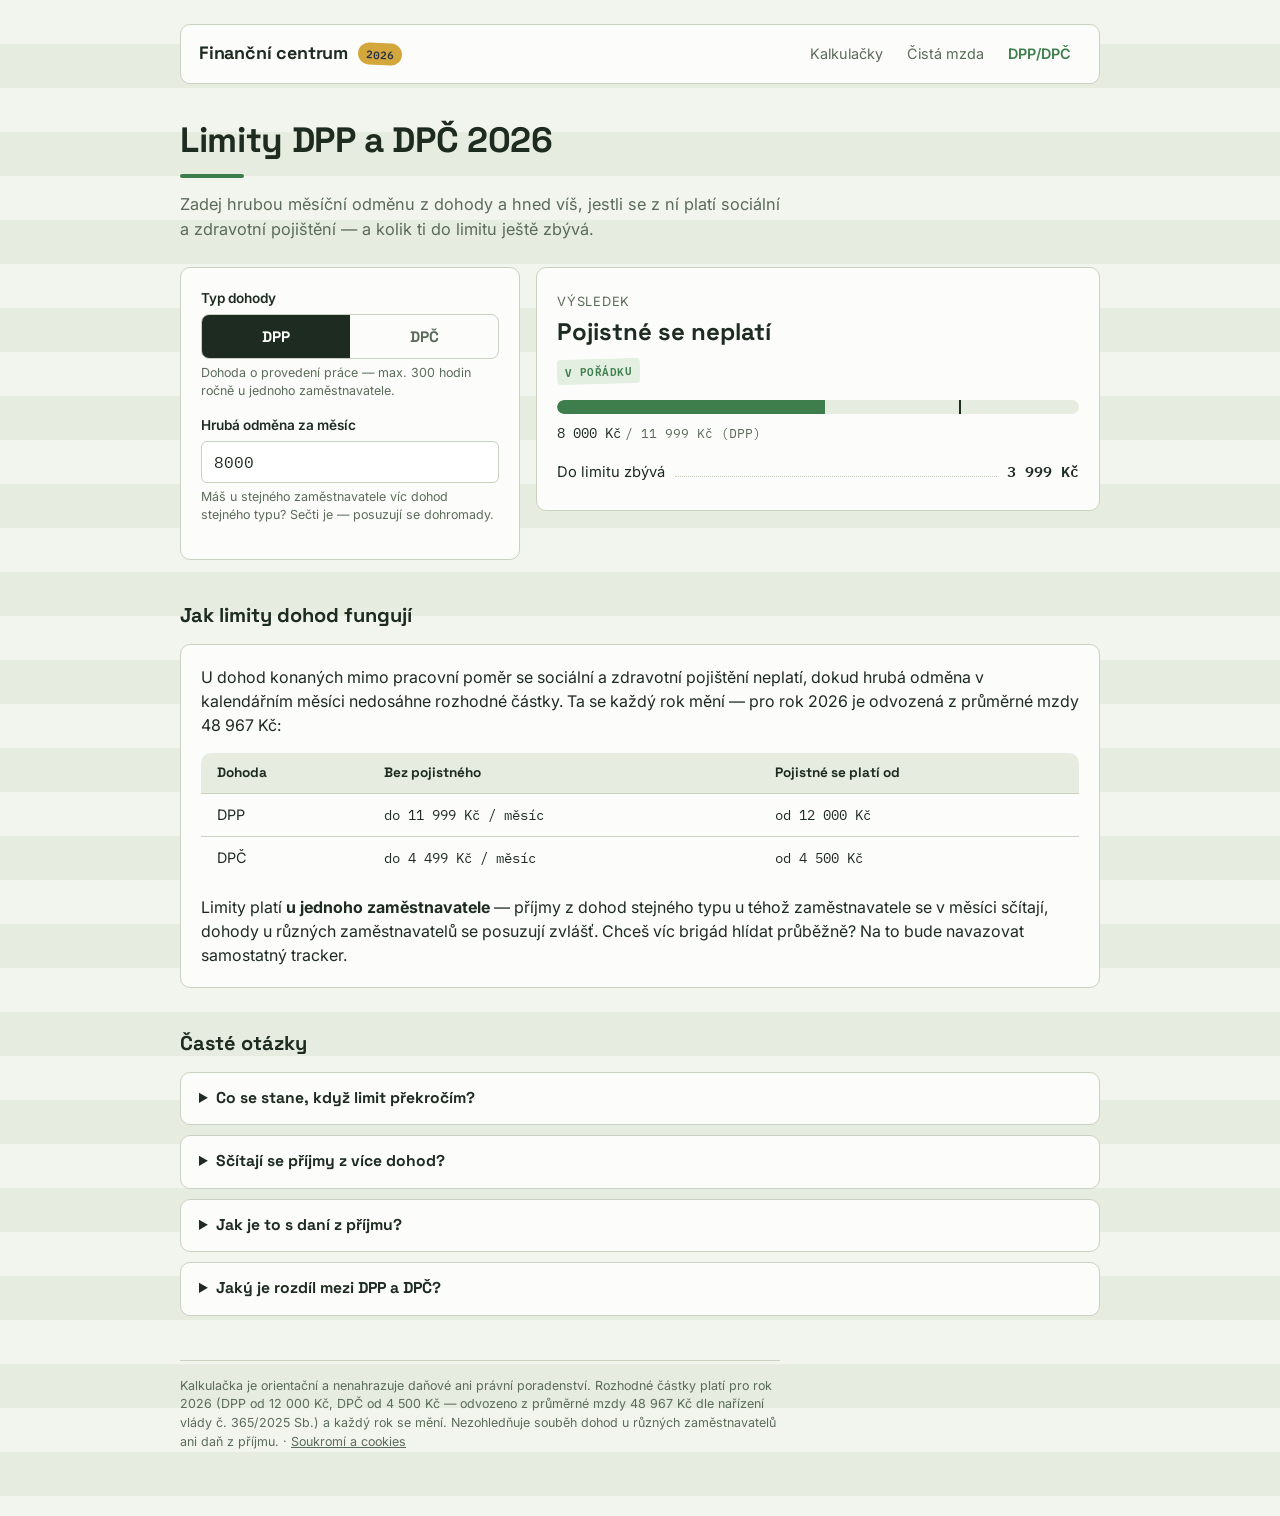
<file: dpp-dpc.html>
<!DOCTYPE html>
<html lang="cs">
<head>
<meta charset="UTF-8">
<meta name="viewport" content="width=device-width, initial-scale=1.0">
<title>Limity DPP a DPČ 2026 — kdy se z dohody platí pojistné — Finanční centrum</title>
<meta name="description" content="Zadej výdělek z dohody a hned víš, jestli se platí sociální a zdravotní pojištění. Limity 2026: DPP do 11 999 Kč, DPČ do 4 499 Kč měsíčně u jednoho zaměstnavatele.">
<link rel="canonical" href="https://fincentrum.me/dpp-dpc.html">
<meta property="og:title" content="Limity DPP a DPČ 2026 — kdy se z dohody platí pojistné">
<meta property="og:description" content="DPP do 11 999 Kč, DPČ do 4 499 Kč měsíčně bez pojistného. Zadej částku a ověř si to.">
<meta property="og:url" content="https://fincentrum.me/dpp-dpc.html">
<link rel="icon" href="data:image/svg+xml,<svg xmlns='http://www.w3.org/2000/svg' viewBox='0 0 100 100'><text y='.9em' font-size='90'>🧮</text></svg>">
<link rel="preconnect" href="https://fonts.googleapis.com">
<link href="https://fonts.googleapis.com/css2?family=Space+Grotesk:wght@500;700&family=Inter:wght@400;500;600&family=IBM+Plex+Mono:wght@400;500;600&display=swap" rel="stylesheet">
<link rel="stylesheet" href="assets/css/base.css">
<script type="application/ld+json">
{
  "@context": "https://schema.org",
  "@type": "FAQPage",
  "mainEntity": [
    {
      "@type": "Question",
      "name": "Jaké jsou limity DPP a DPČ v roce 2026?",
      "acceptedAnswer": { "@type": "Answer", "text": "U dohody o provedení práce (DPP) se v roce 2026 pojistné neplatí do 11 999 Kč hrubého měsíčně u jednoho zaměstnavatele, u dohody o pracovní činnosti (DPČ) do 4 499 Kč. Od 12 000 Kč (DPP), resp. 4 500 Kč (DPČ) se platí sociální a zdravotní pojištění z celé částky." }
    },
    {
      "@type": "Question",
      "name": "Co se stane při překročení limitu dohody?",
      "acceptedAnswer": { "@type": "Answer", "text": "Pojistné se platí z celé odměny, ne jen z části nad limit: zaměstnanec odvede 4,5 % na zdravotní a 7,1 % na sociální pojištění, zaměstnavatel dalších 33,8 %. Zároveň ale vzniká účast na nemocenském a důchodovém pojištění — měsíc se počítá do důchodu." }
    },
    {
      "@type": "Question",
      "name": "Sčítají se příjmy z více dohod?",
      "acceptedAnswer": { "@type": "Answer", "text": "U jednoho zaměstnavatele se příjmy ze všech dohod stejného typu v měsíci sčítají. Dohody u různých zaměstnavatelů se posuzují každá zvlášť." }
    },
    {
      "@type": "Question",
      "name": "Jak je to u dohod s daní z příjmu?",
      "acceptedAnswer": { "@type": "Answer", "text": "Daň z příjmu se řeší nezávisle na limitu pojistného. Bez podepsaného prohlášení k dani se z malých odměn strhne 15% srážková daň. S prohlášením se uplatní sleva na poplatníka 2 570 Kč měsíčně, takže daň u menších výdělků často vyjde nulová." }
    }
  ]
}
</script>
<!-- Cloudflare Web Analytics --><script type='module' src='https://static.cloudflareinsights.com/beacon.min.js' data-cf-beacon='{"token": "fc95a726338141eda32d25e4c55d83bd"}'></script><!-- End Cloudflare Web Analytics -->
</head>
<body>
<div class="app">

  <nav class="site-nav">
    <a class="brand" href="index.html">
      <span class="brand-name">Finanční centrum</span>
      <span class="brand-seal">2026</span>
    </a>
    <div class="site-nav-links">
      <a href="index.html">Kalkulačky</a>
      <a href="cista-mzda.html">Čistá mzda</a>
      <a href="dpp-dpc.html" class="active">DPP/DPČ</a>
    </div>
  </nav>

  <header class="masthead">
    <h1>Limity DPP a DPČ 2026</h1>
    <p class="subtitle">Zadej hrubou měsíční odměnu z dohody a hned víš, jestli se z ní platí sociální a zdravotní pojištění — a kolik ti do limitu ještě zbývá.</p>
  </header>

  <div class="calc-layout">
    <form class="panel" id="formDohoda">
      <div class="field">
        <label>Typ dohody</label>
        <div class="tabs" style="margin-bottom:0;" role="group" aria-label="Typ dohody">
          <button type="button" id="typDPP" aria-selected="true">DPP</button>
          <button type="button" id="typDPC" aria-selected="false">DPČ</button>
        </div>
        <span class="hint" id="typPopis">Dohoda o provedení práce — max. 300 hodin ročně u jednoho zaměstnavatele.</span>
      </div>
      <div class="field">
        <label for="castka">Hrubá odměna za měsíc</label>
        <input type="number" id="castka" min="0" step="100" value="8000" inputmode="numeric">
        <span class="hint">Máš u stejného zaměstnavatele víc dohod stejného typu? Sečti je — posuzují se dohromady.</span>
      </div>
    </form>

    <div class="panel">
      <span class="result-label" id="verdiktLabel">Výsledek</span>
      <div class="result-verdict" id="verdikt">—</div>
      <span class="status-stamp" id="stamp">—</span>

      <div class="gauge" style="margin-top:16px;">
        <div class="gauge-fill status-ok" id="gaugeFill" style="width:0%"></div>
        <div class="gauge-limit-mark" id="gaugeMark"></div>
      </div>
      <div class="gauge-numbers">
        <span id="gCastka">—</span>
        <span class="gauge-limit-label" id="gLimit">/ —</span>
      </div>

      <div class="rrow" id="rZbyvaRow"><span class="lbl" id="rZbyvaLbl">Do limitu zbývá</span><span class="leader"></span><span class="amt" id="rZbyva">—</span></div>

      <div id="odvodyBox" hidden>
        <div class="rrow"><span class="lbl">Zdravotní pojištění (4,5 %)</span><span class="leader"></span><span class="amt minus" id="rZdravotni">—</span></div>
        <div class="rrow"><span class="lbl">Sociální pojištění (7,1 %)</span><span class="leader"></span><span class="amt minus" id="rSocialni">—</span></div>
        <div class="rrow total"><span class="lbl">Z odměny zbyde <span class="poznamka">(před daní z příjmu)</span></span><span class="leader"></span><span class="amt" id="rZbyde">—</span></div>
        <div class="rrow"><span class="lbl">Zaměstnavatele stojíš celkem <span class="poznamka">(+33,8 %)</span></span><span class="leader"></span><span class="amt" id="rZamestnavatel">—</span></div>
        <div class="note note-info" style="margin-top:12px;">Není to jen ztráta: s pojistným vzniká účast na nemocenském a důchodovém pojištění — měsíc se ti počítá do důchodu a máš nárok na nemocenskou.</div>
      </div>
      <div class="note" id="prekroceniNote" hidden>Pojistné se platí <strong>z celé odměny</strong>, ne jen z části nad limit. Přeskočení limitu o korunu tak reálně znamená o dost nižší čistý výdělek.</div>
    </div>
  </div>

  <h2 class="section-title">Jak limity dohod fungují</h2>
  <div class="panel">
    <p style="margin-top:0;">U dohod konaných mimo pracovní poměr se sociální a zdravotní pojištění neplatí, dokud hrubá odměna v kalendářním měsíci nedosáhne rozhodné částky. Ta se každý rok mění — pro rok 2026 je odvozená z průměrné mzdy 48 967 Kč:</p>
    <div class="table-wrap" style="border:none;">
      <table class="rates-table">
        <thead><tr><th>Dohoda</th><th>Bez pojistného</th><th>Pojistné se platí od</th></tr></thead>
        <tbody id="limityBody"></tbody>
      </table>
    </div>
    <p style="margin-bottom:0;">Limity platí <strong>u jednoho zaměstnavatele</strong> — příjmy z dohod stejného typu u téhož zaměstnavatele se v měsíci sčítají, dohody u různých zaměstnavatelů se posuzují zvlášť. Chceš víc brigád hlídat průběžně? Na to bude navazovat samostatný tracker.</p>
  </div>

  <h2 class="section-title">Časté otázky</h2>
  <details>
    <summary>Co se stane, když limit překročím?</summary>
    <p>Pojistné se platí z celé odměny, ne jen z části nad limit: tobě se strhne 4,5 % na zdravotní a 7,1 % na sociální pojištění, zaměstnavatel zaplatí dalších 33,8 %. Výměnou vzniká účast na nemocenském a důchodovém pojištění — měsíc se ti počítá do důchodu a máš nárok na nemocenskou.</p>
  </details>
  <details>
    <summary>Sčítají se příjmy z více dohod?</summary>
    <p>U jednoho zaměstnavatele ano — všechny dohody stejného typu (DPP zvlášť, DPČ zvlášť) se v měsíci sečtou a limit se posuzuje ze součtu. Dohody u různých zaměstnavatelů se posuzují každá zvlášť, takže dvě DPP po <span data-fill="dppPriklad"></span> u dvou různých firem jsou stále bez pojistného.</p>
  </details>
  <details>
    <summary>Jak je to s daní z příjmu?</summary>
    <p>Daň se řeší nezávisle na limitu pojistného a platí se vždy. Bez podepsaného prohlášení k dani („růžovky“) se z malých odměn strhne 15% srážková daň. S prohlášením se uplatní sleva na poplatníka 2 570 Kč měsíčně — u menších výdělků pak daň vyjde nulová. Kolik ti zbyde z běžné mzdy, spočítá <a href="cista-mzda.html">kalkulačka čisté mzdy</a>.</p>
  </details>
  <details>
    <summary>Jaký je rozdíl mezi DPP a DPČ?</summary>
    <p>DPP (dohoda o provedení práce) je omezená 300 hodinami ročně u jednoho zaměstnavatele a má vyšší limit pro pojistné (<span data-fill="dppLimit"></span> měsíčně). DPČ (dohoda o pracovní činnosti) může být v průměru až na půl úvazku, ale pojistné se platí už od <span data-fill="dpcOd"></span> měsíčně.</p>
  </details>

  <footer class="disclaimer">
    Kalkulačka je orientační a nenahrazuje daňové ani právní poradenství. Rozhodné částky platí pro rok 2026 (DPP od 12 000 Kč, DPČ od 4 500 Kč — odvozeno z průměrné mzdy 48 967 Kč dle nařízení vlády č. 365/2025 Sb.) a každý rok se mění. Nezohledňuje souběh dohod u různých zaměstnavatelů ani daň z příjmu. · <a href="soukromi.html">Soukromí a cookies</a>
  </footer>

</div>

<script src="assets/js/sazby.js"></script>
<script>
  const S = SAZBY;
  const $ = id => document.getElementById(id);
  const num = el => { const v = parseFloat(el.value); return isFinite(v) && v > 0 ? v : 0; };
  const nahoru = x => Math.ceil(Math.round(x * 100) / 100);

  const POPISY = {
    DPP: 'Dohoda o provedení práce — max. 300 hodin ročně u jednoho zaměstnavatele.',
    DPC: 'Dohoda o pracovní činnosti — v průměru max. poloviční úvazek.',
  };
  let typ = 'DPP';

  function prepniTyp(novy){
    typ = novy;
    $('typDPP').setAttribute('aria-selected', String(typ === 'DPP'));
    $('typDPC').setAttribute('aria-selected', String(typ === 'DPC'));
    $('typPopis').textContent = POPISY[typ];
    spocitej();
  }
  $('typDPP').addEventListener('click', () => prepniTyp('DPP'));
  $('typDPC').addEventListener('click', () => prepniTyp('DPC'));

  function spocitej(){
    const castka = num($('castka'));
    const od = S.dohody[typ].odKdyPojistne;   // od této částky se pojistné platí
    const limit = od - 1;                     // nejvyšší částka bez pojistného
    const platiSe = castka >= od;
    const status = platiSe ? 'danger' : (castka >= 0.8 * od ? 'warn' : 'ok');

    // verdikt + razítko
    $('verdikt').textContent = castka ? (platiSe ? 'Pojistné se platí' : 'Pojistné se neplatí') : '—';
    const stamp = $('stamp');
    stamp.className = 'status-stamp status-' + (castka ? status : 'track');
    stamp.textContent = castka
      ? (status === 'danger' ? 'PŘEKROČENO' : status === 'warn' ? 'BLÍŽÍ SE LIMITU' : 'V POŘÁDKU')
      : 'ZADEJ ČÁSTKU';

    // měrka s ryskou na limitu (stejná stupnice jako v Dohodáři: 1,3× limit)
    const scale = limit * 1.3;
    $('gaugeFill').className = 'gauge-fill status-' + status;
    $('gaugeFill').style.width = Math.min(100, (castka / scale) * 100) + '%';
    $('gaugeMark').style.left = (limit / scale) * 100 + '%';
    $('gCastka').textContent = formatKc(castka);
    $('gLimit').textContent = '/ ' + formatKc(limit) + ' (' + (typ === 'DPC' ? 'DPČ' : 'DPP') + ')';

    // zbývá / nad limitem
    if (platiSe){
      $('rZbyvaLbl').textContent = 'Nad limitem o';
      $('rZbyva').textContent = formatKc(castka - limit);
    } else {
      $('rZbyvaLbl').textContent = castka === limit ? 'Přesně na limitu — koruna navíc a platíš' : 'Do limitu zbývá';
      $('rZbyva').textContent = formatKc(limit - castka);
    }

    // odvody při překročení
    $('odvodyBox').hidden = !platiSe;
    $('prekroceniNote').hidden = !platiSe;
    if (platiSe){
      const zdravotni = nahoru(castka * S.zamestnanec.zdravotni);
      const socialni = nahoru(castka * S.zamestnanec.socialni);
      $('rZdravotni').textContent = '−' + formatKc(zdravotni);
      $('rSocialni').textContent = '−' + formatKc(socialni);
      $('rZbyde').textContent = formatKc(castka - zdravotni - socialni);
      $('rZamestnavatel').textContent = formatKc(castka + nahoru(castka * S.zamestnavatel.zdravotni) + nahoru(castka * S.zamestnavatel.socialni));
    }
  }

  $('formDohoda').addEventListener('input', spocitej);
  $('formDohoda').addEventListener('submit', e => e.preventDefault());

  // tabulka limitů + čísla v textech
  const dpp = S.dohody.DPP.odKdyPojistne, dpc = S.dohody.DPC.odKdyPojistne;
  $('limityBody').innerHTML =
    `<tr><td>DPP</td><td class="num">do ${formatKc(dpp - 1)} / měsíc</td><td class="num">od ${formatKc(dpp)}</td></tr>` +
    `<tr><td>DPČ</td><td class="num">do ${formatKc(dpc - 1)} / měsíc</td><td class="num">od ${formatKc(dpc)}</td></tr>`;
  const vyplne = {
    dppLimit: 'do ' + formatKc(dpp - 1),
    dpcOd: formatKc(dpc),
    dppPriklad: formatKc(10000),
  };
  document.querySelectorAll('[data-fill]').forEach(el => { el.textContent = vyplne[el.dataset.fill] || '?'; });

  spocitej();
</script>
</body>
</html>
</file>
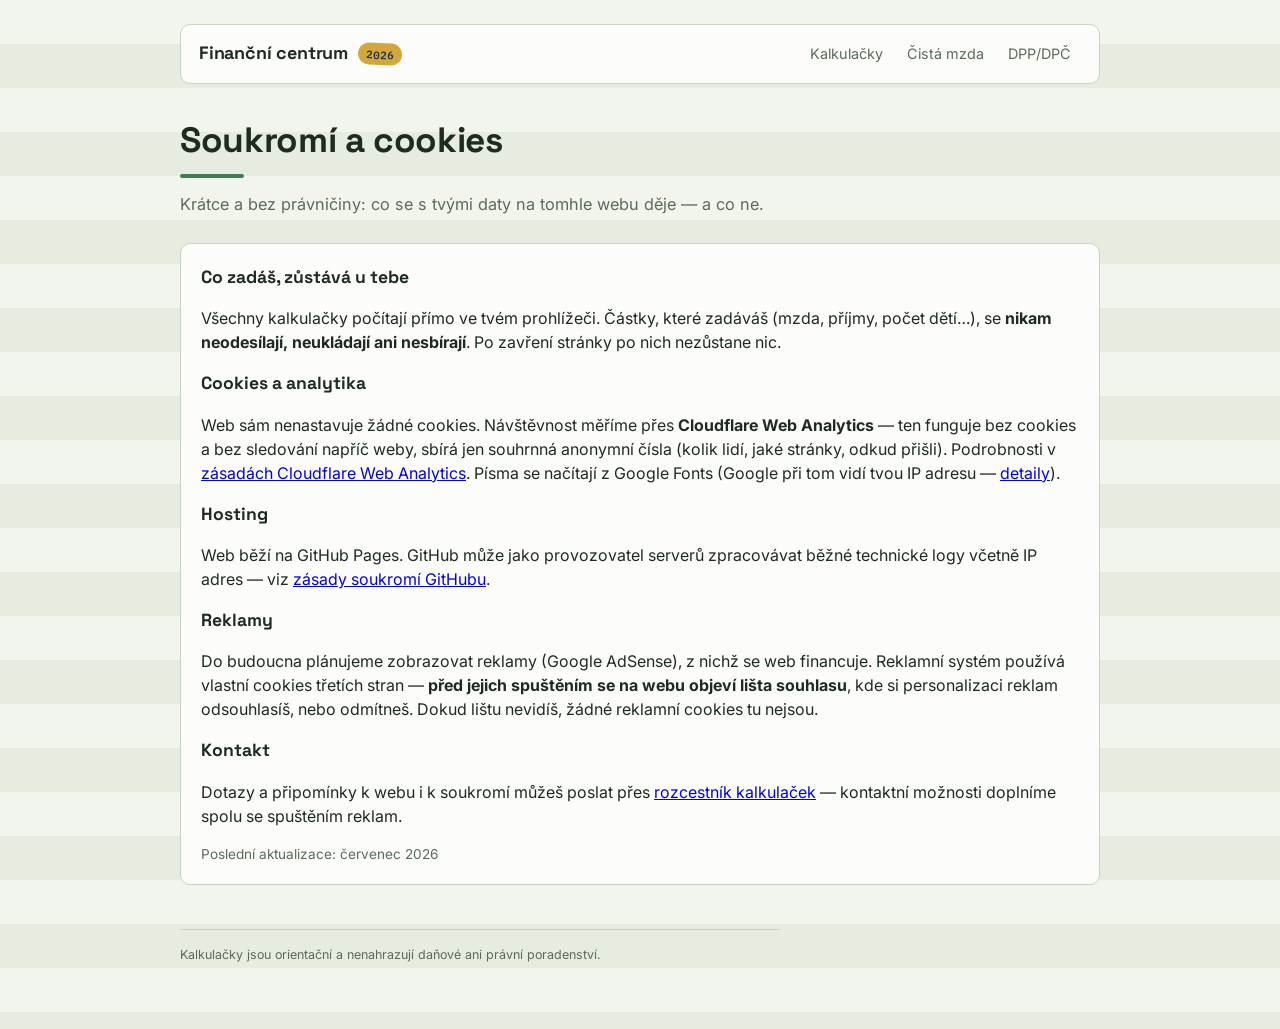
<file: soukromi.html>
<!DOCTYPE html>
<html lang="cs">
<head>
<meta charset="UTF-8">
<meta name="viewport" content="width=device-width, initial-scale=1.0">
<title>Soukromí a cookies — Finanční centrum</title>
<meta name="description" content="Jak Finanční centrum nakládá s daty: kalkulačky počítají přímo v prohlížeči, nic se nikam neodesílá. Informace o hostingu a reklamách.">
<link rel="canonical" href="https://fincentrum.me/soukromi.html">
<link rel="icon" href="data:image/svg+xml,<svg xmlns='http://www.w3.org/2000/svg' viewBox='0 0 100 100'><text y='.9em' font-size='90'>🧮</text></svg>">
<link rel="preconnect" href="https://fonts.googleapis.com">
<link href="https://fonts.googleapis.com/css2?family=Space+Grotesk:wght@500;700&family=Inter:wght@400;500;600&family=IBM+Plex+Mono:wght@400;500;600&display=swap" rel="stylesheet">
<link rel="stylesheet" href="assets/css/base.css">
<!-- Cloudflare Web Analytics --><script type='module' src='https://static.cloudflareinsights.com/beacon.min.js' data-cf-beacon='{"token": "fc95a726338141eda32d25e4c55d83bd"}'></script><!-- End Cloudflare Web Analytics -->
</head>
<body>
<div class="app">

  <nav class="site-nav">
    <a class="brand" href="index.html">
      <span class="brand-name">Finanční centrum</span>
      <span class="brand-seal">2026</span>
    </a>
    <div class="site-nav-links">
      <a href="index.html">Kalkulačky</a>
      <a href="cista-mzda.html">Čistá mzda</a>
      <a href="dpp-dpc.html">DPP/DPČ</a>
    </div>
  </nav>

  <header class="masthead">
    <h1>Soukromí a cookies</h1>
    <p class="subtitle">Krátce a bez právničiny: co se s tvými daty na tomhle webu děje — a co ne.</p>
  </header>

  <div class="panel">
    <h2 style="font-family:var(--font-display);font-size:1.1rem;margin-top:0;">Co zadáš, zůstává u tebe</h2>
    <p>Všechny kalkulačky počítají přímo ve tvém prohlížeči. Částky, které zadáváš (mzda, příjmy, počet dětí…), se <strong>nikam neodesílají, neukládají ani nesbírají</strong>. Po zavření stránky po nich nezůstane nic.</p>

    <h2 style="font-family:var(--font-display);font-size:1.1rem;">Cookies a analytika</h2>
    <p>Web sám nenastavuje žádné cookies. Návštěvnost měříme přes <strong>Cloudflare Web Analytics</strong> — ten funguje bez cookies a bez sledování napříč weby, sbírá jen souhrnná anonymní čísla (kolik lidí, jaké stránky, odkud přišli). Podrobnosti v <a href="https://www.cloudflare.com/web-analytics/">zásadách Cloudflare Web Analytics</a>. Písma se načítají z Google Fonts (Google při tom vidí tvou IP adresu — <a href="https://developers.google.com/fonts/faq/privacy">detaily</a>).</p>

    <h2 style="font-family:var(--font-display);font-size:1.1rem;">Hosting</h2>
    <p>Web běží na GitHub Pages. GitHub může jako provozovatel serverů zpracovávat běžné technické logy včetně IP adres — viz <a href="https://docs.github.com/en/site-policy/privacy-policies/github-general-privacy-statement">zásady soukromí GitHubu</a>.</p>

    <h2 style="font-family:var(--font-display);font-size:1.1rem;">Reklamy</h2>
    <p>Do budoucna plánujeme zobrazovat reklamy (Google AdSense), z nichž se web financuje. Reklamní systém používá vlastní cookies třetích stran — <strong>před jejich spuštěním se na webu objeví lišta souhlasu</strong>, kde si personalizaci reklam odsouhlasíš, nebo odmítneš. Dokud lištu nevidíš, žádné reklamní cookies tu nejsou.</p>

    <h2 style="font-family:var(--font-display);font-size:1.1rem;">Kontakt</h2>
    <p>Dotazy a připomínky k webu i k soukromí můžeš poslat přes <a href="index.html">rozcestník kalkulaček</a> — kontaktní možnosti doplníme spolu se spuštěním reklam.</p>

    <p style="color:var(--ink-muted);font-size:0.85rem;margin-bottom:0;">Poslední aktualizace: červenec 2026</p>
  </div>

  <footer class="disclaimer">
    Kalkulačky jsou orientační a nenahrazují daňové ani právní poradenství.
  </footer>

</div>
</body>
</html>
</file>
<file: assets/css/base.css>
/* ==========================================================================
   Finanční centrum — sdílený design systém
   Papírová/účetní estetika převzatá z Dohodáře (dohodar.html).
   ========================================================================== */
:root{
  --paper:#F2F5EE; --stripe:#E6ECDF; --surface:#FCFDFA; --border:#C9D2C0;
  --ink:#1E2B21; --ink-muted:#5B6B5A;
  --ok:#3E7D4C; --ok-bg:#E3EFE1;
  --warn:#B9791F; --warn-bg:#F5E9D4;
  --danger:#B23A2E; --danger-bg:#F5DEDB;
  --pro-navy:#26324A; --navy-bg:#E2E7F2; --seal-gold:#D4A73D;
  --font-display:'Space Grotesk',sans-serif;
  --font-body:'Inter',sans-serif;
  --font-mono:'IBM Plex Mono',monospace;
}
*{box-sizing:border-box;}
[hidden]{display:none !important;}
body{
  margin:0; font-family:var(--font-body); color:var(--ink);
  background:repeating-linear-gradient(to bottom, var(--paper) 0px, var(--paper) 44px, var(--stripe) 44px, var(--stripe) 88px);
  line-height:1.5;
}
.app{max-width:960px;margin:0 auto;padding:24px 20px 64px;}

/* --- Navigace webu --- */
.site-nav{
  display:flex;align-items:center;justify-content:space-between;gap:12px;flex-wrap:wrap;
  background:var(--surface);border:1px solid var(--border);border-radius:10px;
  padding:12px 18px;margin-bottom:30px;
}
.brand{display:flex;align-items:center;gap:10px;text-decoration:none;color:var(--ink);}
.brand-name{font-family:var(--font-display);font-weight:700;font-size:1.12rem;letter-spacing:-0.01em;}
.brand-seal{
  font-family:var(--font-mono);font-size:0.68rem;font-weight:600;color:var(--pro-navy);
  background:var(--seal-gold);padding:3px 8px;border-radius:20px;transform:rotate(3deg);
}
.site-nav-links{display:flex;gap:4px;flex-wrap:wrap;}
.site-nav-links a{color:var(--ink-muted);text-decoration:none;font-size:0.9rem;padding:6px 10px;border-radius:6px;}
.site-nav-links a:hover{color:var(--ink);background:var(--stripe);}
.site-nav-links a.active{color:var(--ok);font-weight:600;}

/* --- Hlavička stránky --- */
.masthead{margin-bottom:26px;}
.masthead h1{font-family:var(--font-display);font-size:2.2rem;font-weight:700;margin:0;letter-spacing:-0.01em;}
.masthead h1::after{content:'';display:block;width:64px;height:4px;background:var(--ok);margin-top:8px;border-radius:2px;}
.subtitle{color:var(--ink-muted);font-size:1.02rem;margin:14px 0 0;max-width:60ch;}

/* --- Panely a sekce --- */
.panel{background:var(--surface);border:1px solid var(--border);border-radius:10px;padding:20px;}
.section-title{font-family:var(--font-display);font-size:1.25rem;margin:40px 0 14px;}

/* --- Formuláře --- */
.field{display:flex;flex-direction:column;gap:5px;margin-bottom:14px;}
.field>label{font-size:0.85rem;font-weight:600;}
.field input[type="number"],.field select{
  font-family:var(--font-mono);font-size:1rem;padding:10px 12px;
  border:1px solid var(--border);border-radius:6px;background:#fff;color:var(--ink);width:100%;
}
.field .hint{font-size:0.78rem;color:var(--ink-muted);}
.check{display:flex;align-items:flex-start;gap:9px;margin-bottom:12px;font-size:0.9rem;cursor:pointer;}
.check input{width:17px;height:17px;accent-color:var(--ok);margin:2px 0 0;flex-shrink:0;}
.check .hint{display:block;font-size:0.78rem;color:var(--ink-muted);}
.field-row{display:grid;grid-template-columns:1fr 1fr;gap:10px;}

/* --- Přepínač záložek (Zaměstnanec / OSVČ) --- */
.tabs{display:flex;border:1px solid var(--border);border-radius:8px;overflow:hidden;margin-bottom:20px;background:var(--surface);}
.tabs button{
  flex:1;font-family:var(--font-display);font-weight:700;font-size:0.95rem;
  padding:12px 10px;border:none;background:transparent;color:var(--ink-muted);cursor:pointer;
}
.tabs button[aria-selected="true"]{background:var(--ink);color:var(--surface);}
.tabs button:not([aria-selected="true"]):hover{background:var(--stripe);color:var(--ink);}

/* --- Rozložení kalkulačky --- */
.calc-layout{display:grid;grid-template-columns:340px 1fr;gap:16px;align-items:start;}
@media (max-width:820px){.calc-layout{grid-template-columns:1fr;}}

/* --- Výsledky --- */
.result-label{font-size:0.8rem;color:var(--ink-muted);text-transform:uppercase;letter-spacing:0.06em;}
.result-value{font-family:var(--font-mono);font-size:2.1rem;font-weight:600;margin:2px 0 4px;}
.result-sub{color:var(--ink-muted);font-size:0.9rem;}

.rrow{display:flex;align-items:baseline;gap:10px;padding:7px 0;font-size:0.92rem;}
.rrow .lbl{overflow-wrap:anywhere;}
.rrow .lbl .poznamka{display:inline-block;font-size:0.75rem;color:var(--ink-muted);}
.rrow .leader{flex:1;border-bottom:1px dotted var(--border);margin-bottom:4px;min-width:16px;}
.rrow .amt{font-family:var(--font-mono);font-weight:600;white-space:nowrap;}
.rrow .amt.minus{color:var(--danger);}
.rrow .amt.plus{color:var(--ok);}
.rrow.total{border-top:1px solid var(--border);margin-top:6px;padding-top:12px;}
.rrow.total .lbl{font-weight:600;}
.rrow.total .amt{font-size:1.15rem;}

/* --- Rozdělení hrubé mzdy (skládaný pruh) --- */
.split-bar{display:flex;height:16px;border-radius:8px;overflow:hidden;margin:16px 0 8px;background:var(--stripe);}
.split-bar span{height:100%;transition:width 0.4s ease;}
.seg-net{background:var(--ok);}
.seg-dan{background:var(--danger);}
.seg-soc{background:var(--pro-navy);}
.seg-zdr{background:var(--warn);}
.legend{display:flex;flex-wrap:wrap;gap:6px 14px;font-size:0.78rem;color:var(--ink-muted);margin-bottom:4px;}
.legend i{width:10px;height:10px;border-radius:3px;display:inline-block;margin-right:5px;vertical-align:-1px;}
.legend .num{font-family:var(--font-mono);}
@media (prefers-reduced-motion:reduce){.split-bar span{transition:none;}}

/* --- Měrka s ryskou na limitu (z Dohodáře) --- */
.gauge{position:relative;height:14px;background:var(--stripe);border-radius:7px;overflow:hidden;margin-bottom:8px;}
.gauge-fill{height:100%;border-radius:7px 0 0 7px;transition:width 0.4s ease;}
.gauge-fill.status-ok{background:var(--ok);}
.gauge-fill.status-warn{background:var(--warn);}
.gauge-fill.status-danger{background:var(--danger);}
.gauge-limit-mark{position:absolute;top:-3px;bottom:-3px;width:2px;background:var(--ink);}
.gauge-numbers{display:flex;align-items:baseline;gap:4px;font-family:var(--font-mono);font-size:0.9rem;margin-bottom:10px;}
.gauge-limit-label{color:var(--ink-muted);font-size:0.8rem;}
@media (prefers-reduced-motion:reduce){.gauge-fill{transition:none;}}

/* --- Slovní verdikt --- */
.result-verdict{font-family:var(--font-display);font-size:1.5rem;font-weight:700;margin:2px 0 8px;}

/* --- Razítka --- */
.status-stamp{
  display:inline-block;font-family:var(--font-mono);font-size:0.7rem;font-weight:600;
  letter-spacing:0.04em;padding:4px 8px;border-radius:4px;transform:rotate(-1.5deg);
}
.status-stamp.status-ok{background:var(--ok-bg);color:var(--ok);}
.status-stamp.status-warn{background:var(--warn-bg);color:var(--warn);}
.status-stamp.status-danger{background:var(--danger-bg);color:var(--danger);}
.status-stamp.status-navy{background:var(--navy-bg);color:var(--pro-navy);}
.status-stamp.status-track{background:var(--stripe);color:var(--ink-muted);}

/* --- Poznámky --- */
.note{
  background:var(--warn-bg);border:1px solid var(--warn);border-radius:8px;
  padding:12px 14px;font-size:0.85rem;margin:14px 0 0;
}
.note.note-info{background:var(--navy-bg);border-color:var(--pro-navy);}

/* --- Tabulka sazeb --- */
.table-wrap{overflow-x:auto;background:var(--surface);border:1px solid var(--border);border-radius:10px;}
.rates-table{width:100%;border-collapse:collapse;font-size:0.9rem;}
.rates-table th,.rates-table td{text-align:left;padding:10px 16px;border-bottom:1px solid var(--border);}
.rates-table tr:last-child td{border-bottom:none;}
.rates-table th{font-family:var(--font-display);font-size:0.85rem;background:var(--stripe);}
.rates-table td.num{font-family:var(--font-mono);white-space:nowrap;}

/* --- FAQ --- */
details{background:var(--surface);border:1px solid var(--border);border-radius:10px;padding:14px 18px;margin-bottom:10px;}
summary{font-family:var(--font-display);font-weight:700;font-size:0.98rem;cursor:pointer;}
details p{font-size:0.9rem;margin:10px 0 0;max-width:70ch;}

/* --- Rozcestník kalkulaček (index) --- */
.cards-grid{display:grid;grid-template-columns:repeat(auto-fit,minmax(260px,1fr));gap:14px;}
.calc-card{
  display:block;position:relative;background:var(--surface);border:1px solid var(--border);
  border-radius:10px;padding:20px;text-decoration:none;color:var(--ink);
}
a.calc-card:hover{border-color:var(--ok);}
a.calc-card:hover h2{color:var(--ok);}
.calc-card h2{font-family:var(--font-display);font-size:1.1rem;margin:0 0 8px;padding-right:110px;}
.calc-card p{font-size:0.88rem;color:var(--ink-muted);margin:0;}
.calc-card .status-stamp{position:absolute;top:16px;right:14px;}
.calc-card.soon h2{color:var(--ink-muted);}

/* --- Patička --- */
.disclaimer{font-size:0.78rem;color:var(--ink-muted);border-top:1px solid var(--border);padding-top:16px;margin-top:44px;max-width:75ch;}
.disclaimer a{color:var(--ink-muted);}

a:focus-visible,button:focus-visible,input:focus-visible,select:focus-visible,summary:focus-visible{outline:2px solid var(--ok);outline-offset:2px;}
</file>
